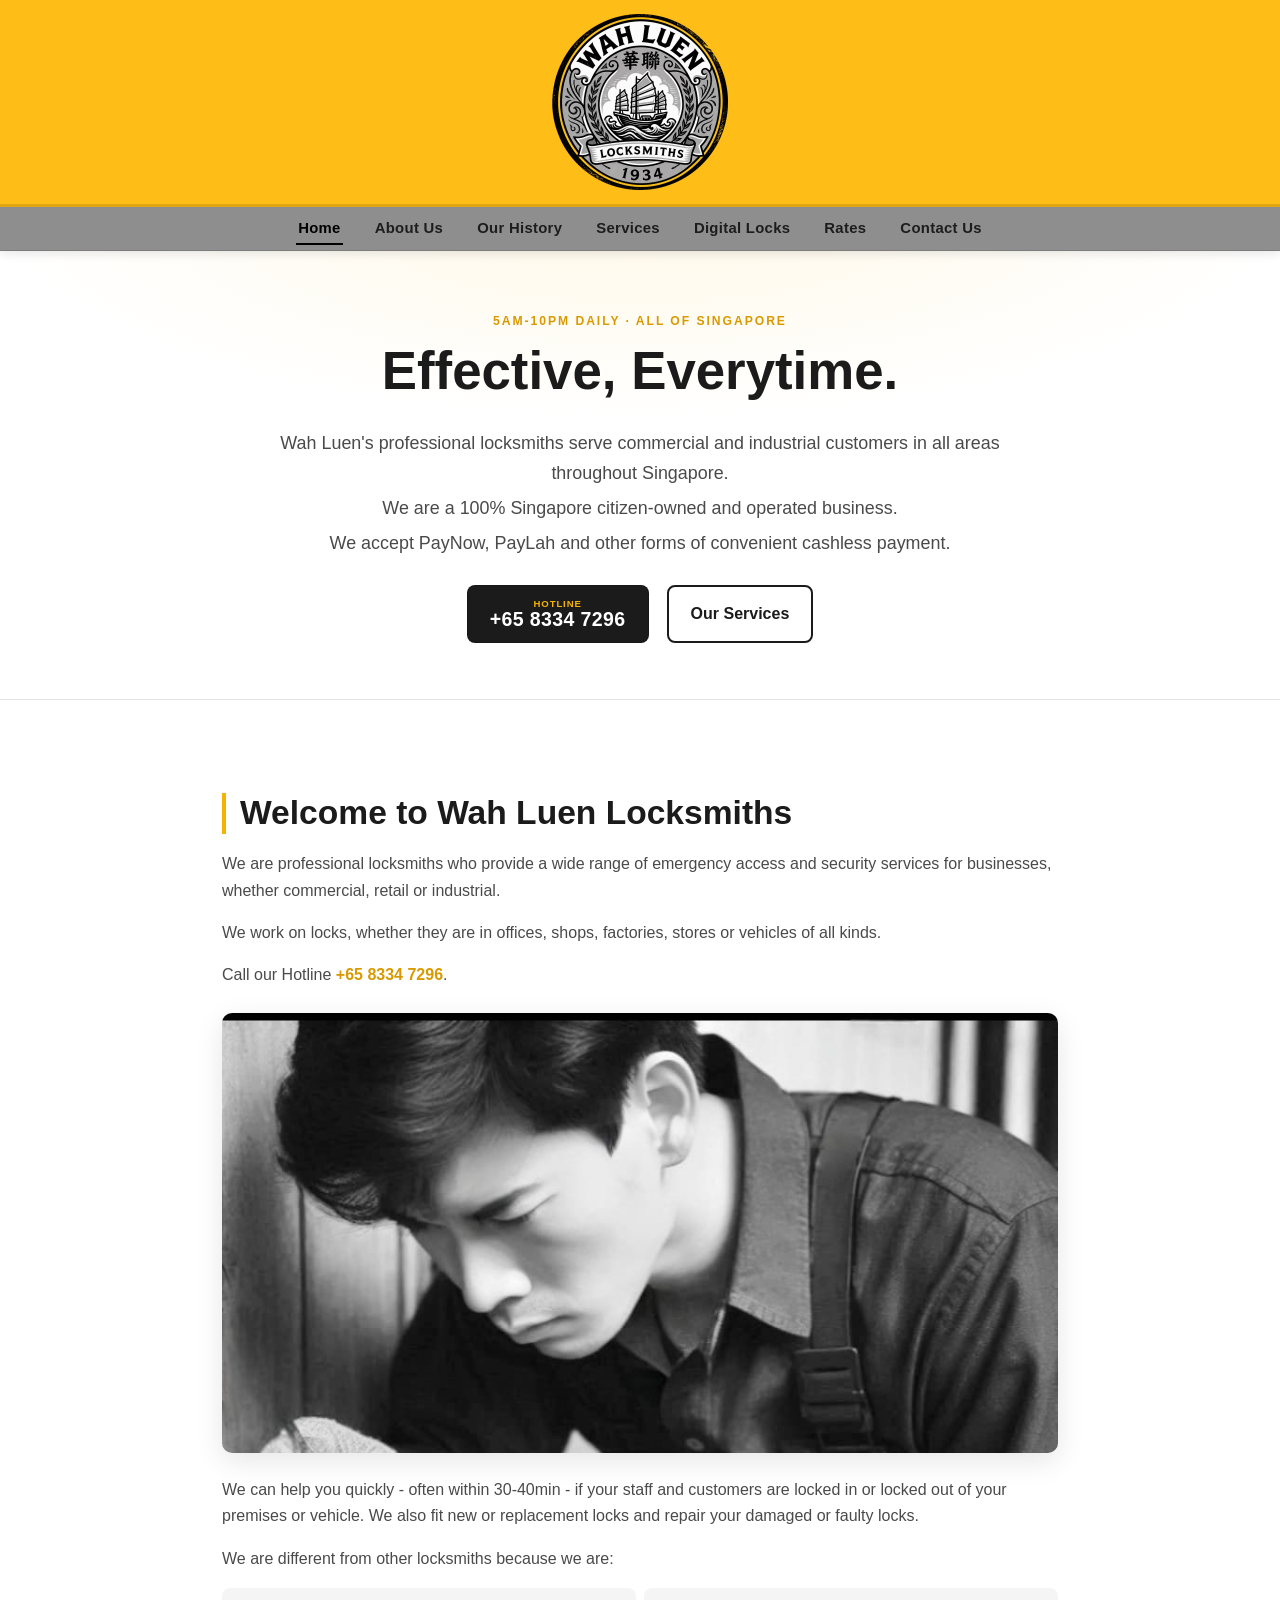
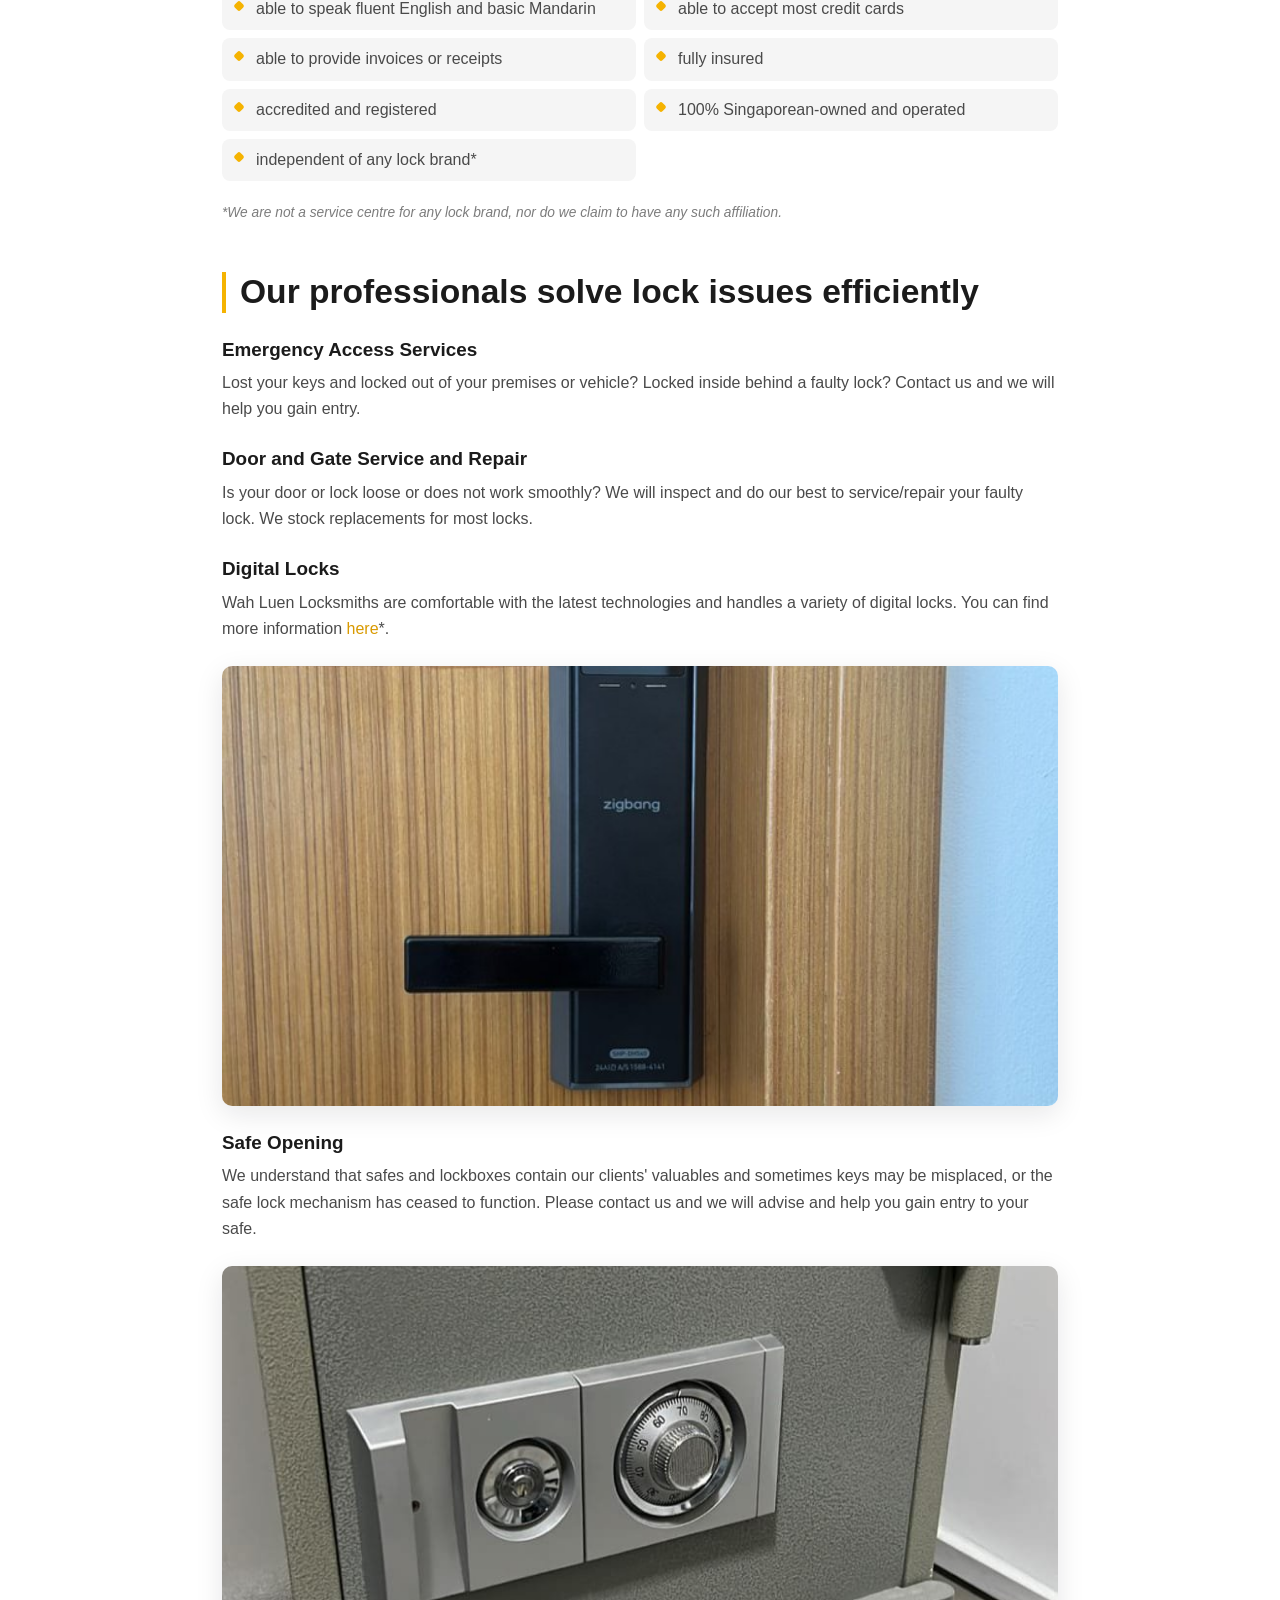
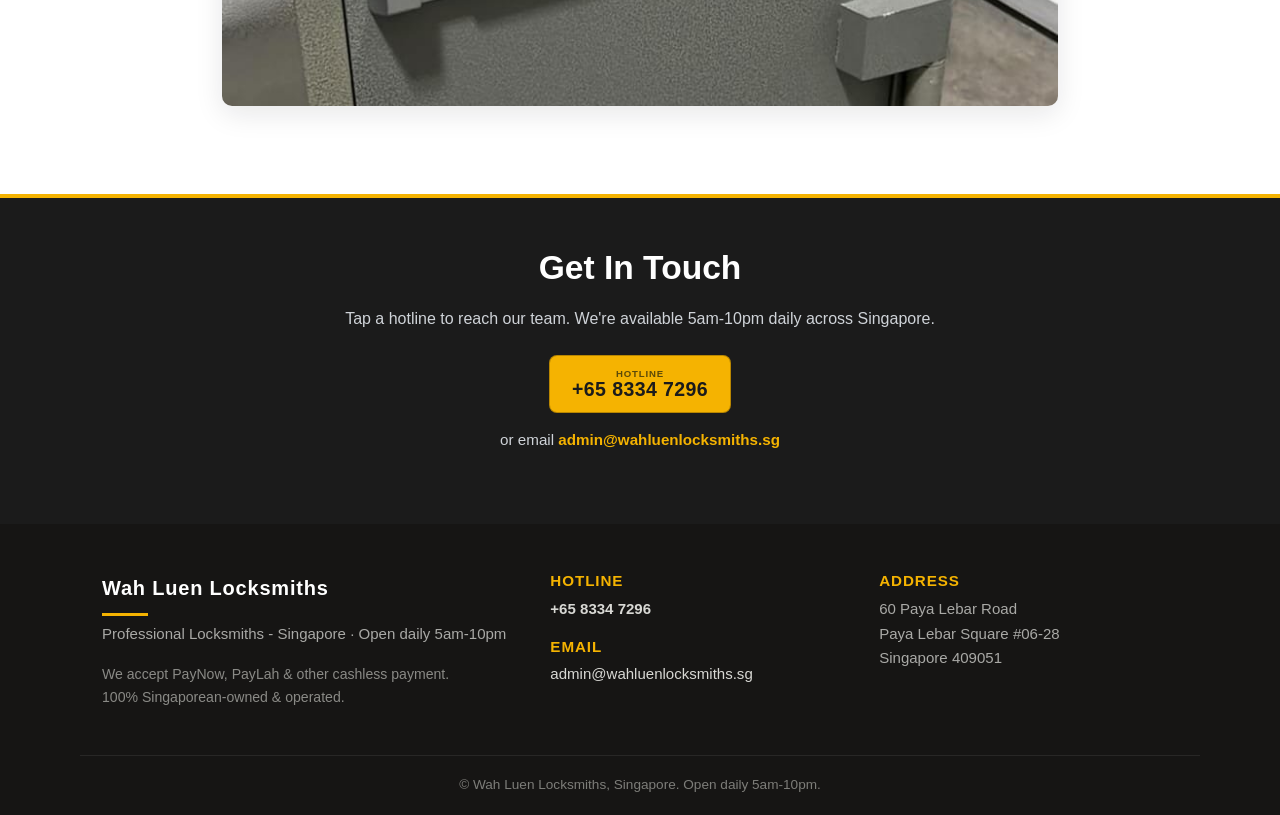
<file: index.html>
<!doctype html>
<html lang="en-SG">
<head>
<meta charset="utf-8">
<meta name="viewport" content="width=device-width, initial-scale=1">
<title>Wah Luen Locksmiths - Locksmith Singapore</title>
<link rel="canonical" href="https://wahluenlocksmiths.sg/">
<link rel="icon" type="image/svg+xml" href="/assets/favicon.svg">
<meta name="description" content="Wah Luen Locksmiths - professional locksmith services across Singapore, 5am-10pm daily. Emergency lock-out, lock repair, digital locks and safe opening for homes and businesses.">
<link rel="stylesheet" href="/assets/css/style.css?v=5d50723c">
<!-- Recovered from Wayback Machine snapshot 2025-03-20. Text verbatim; styling rebuilt to match the original site (per owner-supplied photo). Original theme CSS/images were not archived. -->
</head>
<body>
<a class="skip" href="#main">Skip to content</a>
<header class="site-header">
  <div class="brandband">
    <div class="wrap brandrow">
      <a class="logo" href="/" aria-label="Wah Luen Locksmiths home"><img class="logo-img" src="/assets/wahluen-logo.png?v=99984bb8" alt="Wah Luen Locksmiths" onerror="this.style.display='none';this.nextElementSibling.style.display='flex';"><span class="logo-fallback" style="display:none"><svg class="emblem" viewBox="0 0 100 116" xmlns="http://www.w3.org/2000/svg" aria-hidden="true"><path fill="#1b1b1b" d="M14 22 C14 13 21 8 30 8 C38 8 43 13 50 26 C57 13 62 8 70 8 C79 8 86 13 86 22 L86 50 C86 80 70 99 50 110 C30 99 14 80 14 50 Z"/><circle cx="50" cy="54" r="13" fill="#ffffff"/><path fill="#ffffff" d="M41 62 H59 L63 90 H37 Z"/></svg><span class="wordmark"><b>WAH LUEN</b><i>LOCKSMITHS</i></span></span></a>
    </div>
  </div>
  <nav class="navband">
    <div class="wrap navwrap">
      <button class="navtoggle" aria-label="Menu" onclick="document.body.classList.toggle('nav-open')">&#9776;</button>
      <div class="navlinks"><a href="/" class="active">Home</a>
<a href="/about/">About Us</a>
<a href="/our-history/">Our History</a>
<a href="/services/">Services</a>
<a href="/digital-locks/">Digital Locks</a>
<a href="/rates/">Rates</a>
<a href="/contact/">Contact Us</a></div>
    </div>
  </nav>
</header>

  <section class="hero">
    <div class="wrap">
      <p class="eyebrow">5am-10pm daily &middot; All of Singapore</p>
      <h1>Effective, Everytime.</h1>
      <div class="lede"><p>Wah Luen&#x27;s professional locksmiths serve commercial and industrial customers in all areas throughout Singapore.</p><p>We are a 100% Singapore citizen-owned and operated business.</p><p>We accept PayNow, PayLah and other forms of convenient cashless payment.</p></div>
      <div class="hero-cta"><a class="btn-call big" href="tel:+6583347296"><span class="reg">Hotline</span><span class="num">+65 8334 7296</span></a><a class="btn-ghost" href="/services/">Our Services</a></div>
    </div>
  </section>
<main id="main">

  <div class="wrap content">

<h2>Welcome to Wah Luen Locksmiths</h2>
<p>We are professional locksmiths who provide a wide range of emergency access and security services for businesses, whether commercial, retail or industrial.</p>
<p>We work on locks, whether they are in offices, shops, factories, stores or vehicles of all kinds.</p>
<p>Call our Hotline <a class="tel" href="tel:+6583347296">+65 8334 7296</a>.</p>
<figure class="photo"><img src="/assets/loc-working.jpg" alt="A Wah Luen locksmith at work" loading="lazy"></figure>
<p>We can help you quickly - often within 30-40min - if your staff and customers are locked in or locked out of your premises or vehicle. We also fit new or replacement locks and repair your damaged or faulty locks.</p>
<p>We are different from other locksmiths because we are:</p>
<ul>
  <li>able to speak fluent English and basic Mandarin</li>
  <li>able to accept most credit cards</li>
  <li>able to provide invoices or receipts</li>
  <li>fully insured</li>
  <li>accredited and registered</li>
  <li>100% Singaporean-owned and operated</li>
  <li>independent of any lock brand*</li>
</ul>
<p class="fineprint">*We are not a service centre for any lock brand, nor do we claim to have any such affiliation.</p>

<h2>Our professionals solve lock issues efficiently</h2>
<h3>Emergency Access Services</h3>
<p>Lost your keys and locked out of your premises or vehicle? Locked inside behind a faulty lock? Contact us and we will help you gain entry.</p>
<h3>Door and Gate Service and Repair</h3>
<p>Is your door or lock loose or does not work smoothly? We will inspect and do our best to service/repair your faulty lock. We stock replacements for most locks.</p>
<h3>Digital Locks</h3>
<p>Wah Luen Locksmiths are comfortable with the latest technologies and handles a variety of digital locks. You can find more information <a href="/digital-locks/">here</a>*.</p>
<figure class="photo"><img src="/assets/digital-lock.jpg" alt="A digital lock handled by Wah Luen Locksmiths" loading="lazy"></figure>
<h3>Safe Opening</h3>
<p>We understand that safes and lockboxes contain our clients' valuables and sometimes keys may be misplaced, or the safe lock mechanism has ceased to function. Please contact us and we will advise and help you gain entry to your safe.</p>
<figure class="photo"><img src="/assets/safe.jpg" alt="Safe opening service" loading="lazy"></figure>

  </div>
  <section class="cta-band">
    <div class="wrap">
      <h2>Get In Touch</h2>
      <p>Tap a hotline to reach our team. We're available 5am-10pm daily across Singapore.</p>
      <div class="cta-btns"><a class="btn-call big" href="tel:+6583347296"><span class="reg">Hotline</span><span class="num">+65 8334 7296</span></a></div>
      <p class="cta-mail">or email <a href="mailto:admin@wahluenlocksmiths.sg">admin@wahluenlocksmiths.sg</a></p>
    </div>
  </section>
</main>

<footer class="site-footer">
  <div class="wrap foot-grid">
    <div>
      <div class="foot-brand">Wah Luen Locksmiths</div>
      <p>Professional Locksmiths - Singapore &middot; Open daily 5am-10pm</p>
      <p class="pay">We accept PayNow, PayLah &amp; other cashless payment.<br>100% Singaporean-owned &amp; operated.</p>
    </div>
    <div>
      <h4>Hotline</h4>
      <p><a class="foot-call" href="tel:+6583347296">+65 8334 7296</a></p>
      <h4>Email</h4>
      <p><a href="mailto:admin@wahluenlocksmiths.sg">admin@wahluenlocksmiths.sg</a></p>
    </div>
    <div>
      <h4>Address</h4><p>60 Paya Lebar Road<br>Paya Lebar Square #06-28<br>Singapore 409051</p>
    </div>
  </div>
  <div class="wrap foot-bottom">&copy; Wah Luen Locksmiths, Singapore. Open daily 5am-10pm.</div>
</footer>
</body>
</html>
</file>
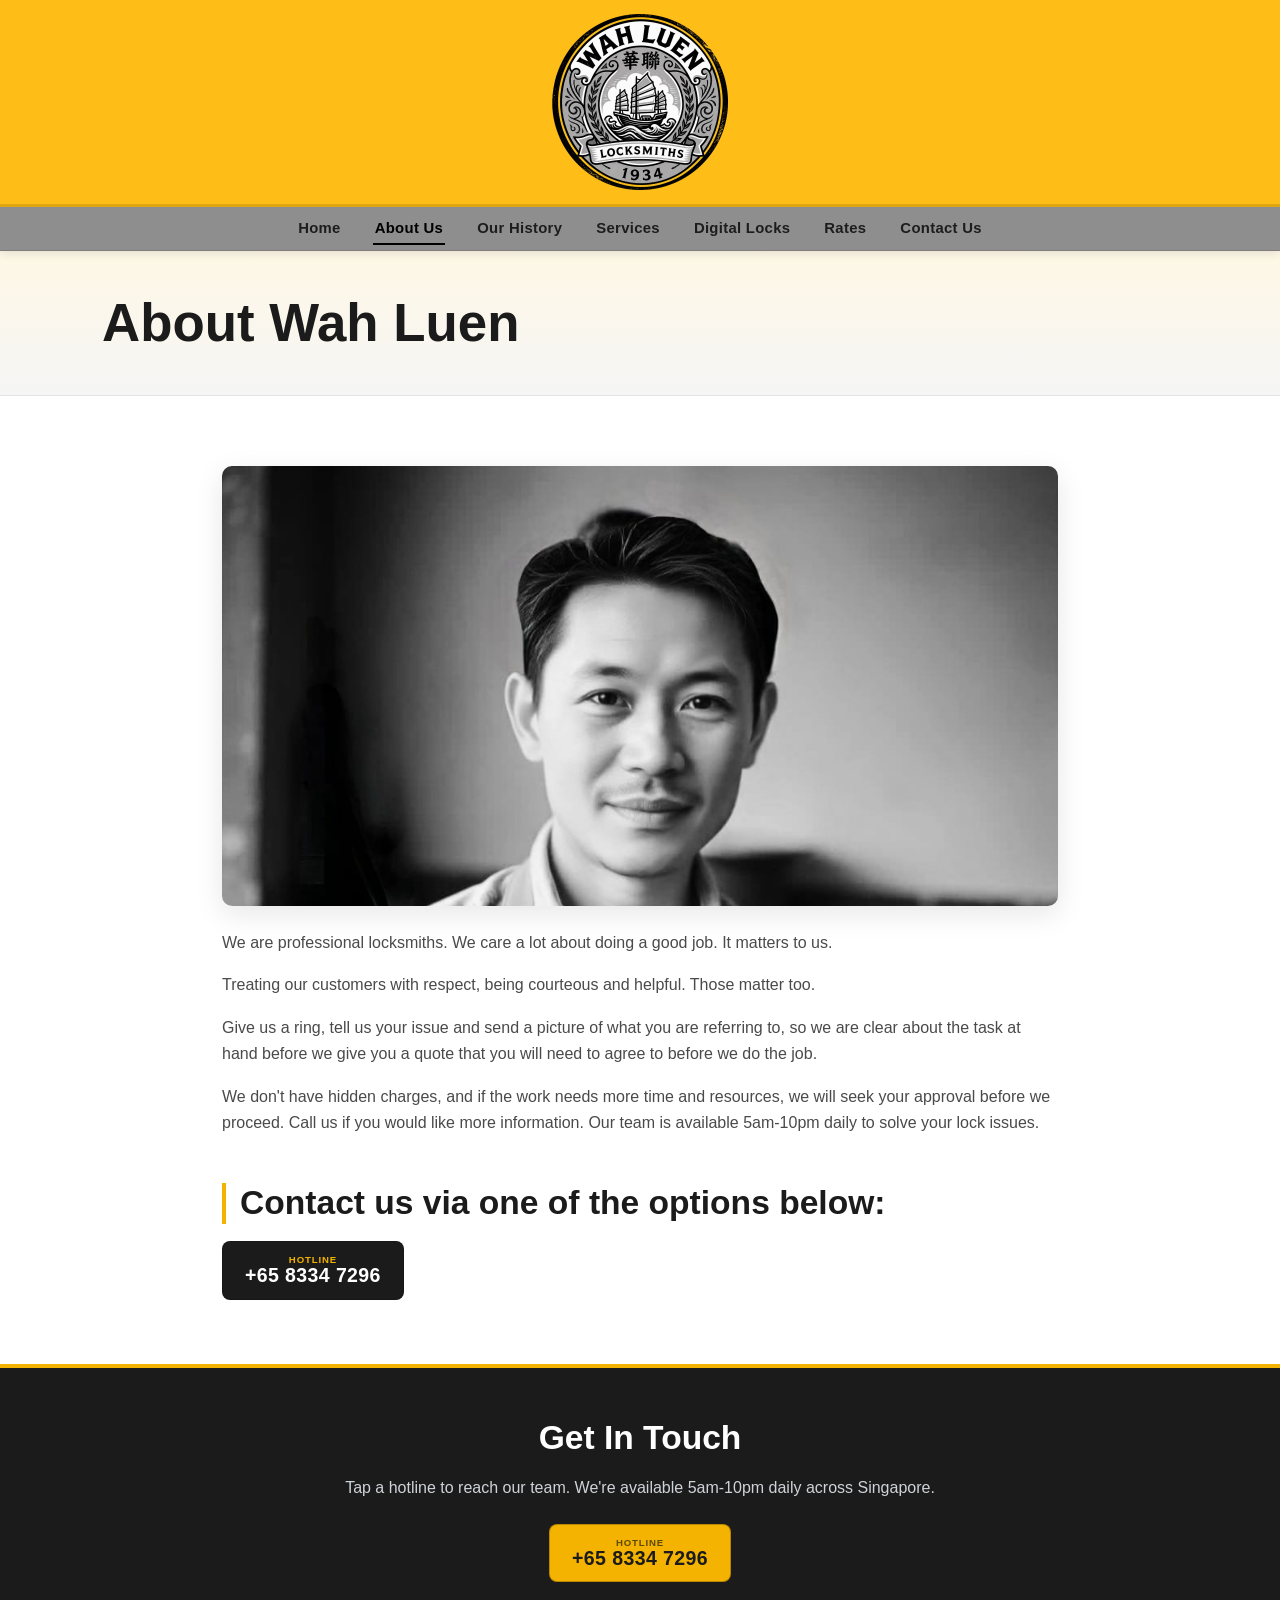
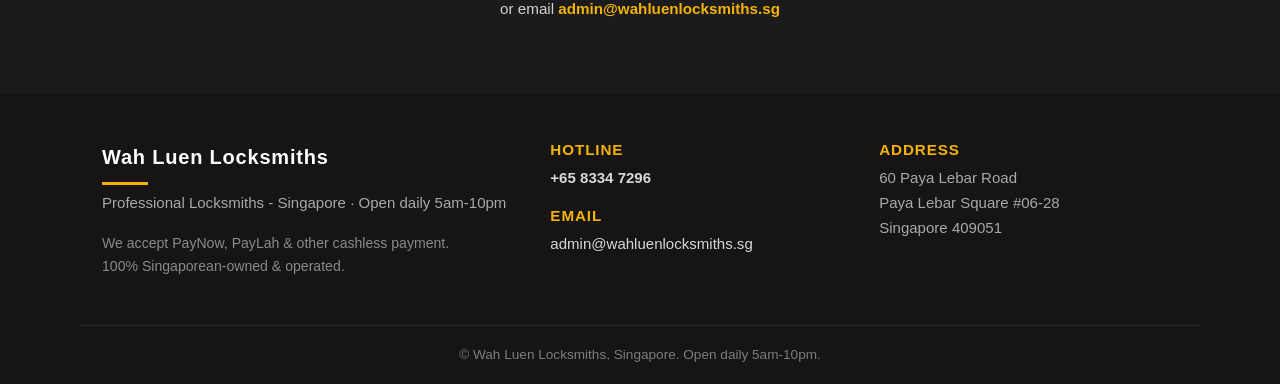
<file: about/index.html>
<!doctype html>
<html lang="en-SG">
<head>
<meta charset="utf-8">
<meta name="viewport" content="width=device-width, initial-scale=1">
<title>About Us - Wah Luen Locksmiths</title>
<link rel="canonical" href="https://wahluenlocksmiths.sg/about/">
<link rel="icon" type="image/svg+xml" href="/assets/favicon.svg">
<meta name="description" content="Professional, certified locksmiths serving commercial and industrial customers across Singapore. Clear quotes agreed before work starts, and no hidden charges.">
<link rel="stylesheet" href="/assets/css/style.css?v=5d50723c">
<!-- Recovered from Wayback Machine snapshot 2025-03-20. Text verbatim; styling rebuilt to match the original site (per owner-supplied photo). Original theme CSS/images were not archived. -->
</head>
<body>
<a class="skip" href="#main">Skip to content</a>
<header class="site-header">
  <div class="brandband">
    <div class="wrap brandrow">
      <a class="logo" href="/" aria-label="Wah Luen Locksmiths home"><img class="logo-img" src="/assets/wahluen-logo.png?v=99984bb8" alt="Wah Luen Locksmiths" onerror="this.style.display='none';this.nextElementSibling.style.display='flex';"><span class="logo-fallback" style="display:none"><svg class="emblem" viewBox="0 0 100 116" xmlns="http://www.w3.org/2000/svg" aria-hidden="true"><path fill="#1b1b1b" d="M14 22 C14 13 21 8 30 8 C38 8 43 13 50 26 C57 13 62 8 70 8 C79 8 86 13 86 22 L86 50 C86 80 70 99 50 110 C30 99 14 80 14 50 Z"/><circle cx="50" cy="54" r="13" fill="#ffffff"/><path fill="#ffffff" d="M41 62 H59 L63 90 H37 Z"/></svg><span class="wordmark"><b>WAH LUEN</b><i>LOCKSMITHS</i></span></span></a>
    </div>
  </div>
  <nav class="navband">
    <div class="wrap navwrap">
      <button class="navtoggle" aria-label="Menu" onclick="document.body.classList.toggle('nav-open')">&#9776;</button>
      <div class="navlinks"><a href="/">Home</a>
<a href="/about/" class="active">About Us</a>
<a href="/our-history/">Our History</a>
<a href="/services/">Services</a>
<a href="/digital-locks/">Digital Locks</a>
<a href="/rates/">Rates</a>
<a href="/contact/">Contact Us</a></div>
    </div>
  </nav>
</header>

<main id="main">
<header class="page-head"><div class="wrap"><h1>About Wah Luen</h1></div></header>
  <div class="wrap content">

<figure class="photo"><img src="/assets/loc-portrait.jpg" alt="A Wah Luen Locksmiths professional" loading="lazy"></figure>
<p>We are professional locksmiths. We care a lot about doing a good job. It matters to us.</p>
<p>Treating our customers with respect, being courteous and helpful. Those matter too.</p>
<p>Give us a ring, tell us your issue and send a picture of what you are referring to, so we are clear about the task at hand before we give you a quote that you will need to agree to before we do the job.</p>
<p>We don't have hidden charges, and if the work needs more time and resources, we will seek your approval before we proceed. Call us if you would like more information. Our team is available 5am-10pm daily to solve your lock issues.</p>
<h2>Contact us via one of the options below:</h2>
<div class="cta-btns"><a class="btn-call big" href="tel:+6583347296"><span class="reg">Hotline</span><span class="num">+65 8334 7296</span></a></div>

  </div>
  <section class="cta-band">
    <div class="wrap">
      <h2>Get In Touch</h2>
      <p>Tap a hotline to reach our team. We're available 5am-10pm daily across Singapore.</p>
      <div class="cta-btns"><a class="btn-call big" href="tel:+6583347296"><span class="reg">Hotline</span><span class="num">+65 8334 7296</span></a></div>
      <p class="cta-mail">or email <a href="mailto:admin@wahluenlocksmiths.sg">admin@wahluenlocksmiths.sg</a></p>
    </div>
  </section>
</main>

<footer class="site-footer">
  <div class="wrap foot-grid">
    <div>
      <div class="foot-brand">Wah Luen Locksmiths</div>
      <p>Professional Locksmiths - Singapore &middot; Open daily 5am-10pm</p>
      <p class="pay">We accept PayNow, PayLah &amp; other cashless payment.<br>100% Singaporean-owned &amp; operated.</p>
    </div>
    <div>
      <h4>Hotline</h4>
      <p><a class="foot-call" href="tel:+6583347296">+65 8334 7296</a></p>
      <h4>Email</h4>
      <p><a href="mailto:admin@wahluenlocksmiths.sg">admin@wahluenlocksmiths.sg</a></p>
    </div>
    <div>
      <h4>Address</h4><p>60 Paya Lebar Road<br>Paya Lebar Square #06-28<br>Singapore 409051</p>
    </div>
  </div>
  <div class="wrap foot-bottom">&copy; Wah Luen Locksmiths, Singapore. Open daily 5am-10pm.</div>
</footer>
</body>
</html>
</file>
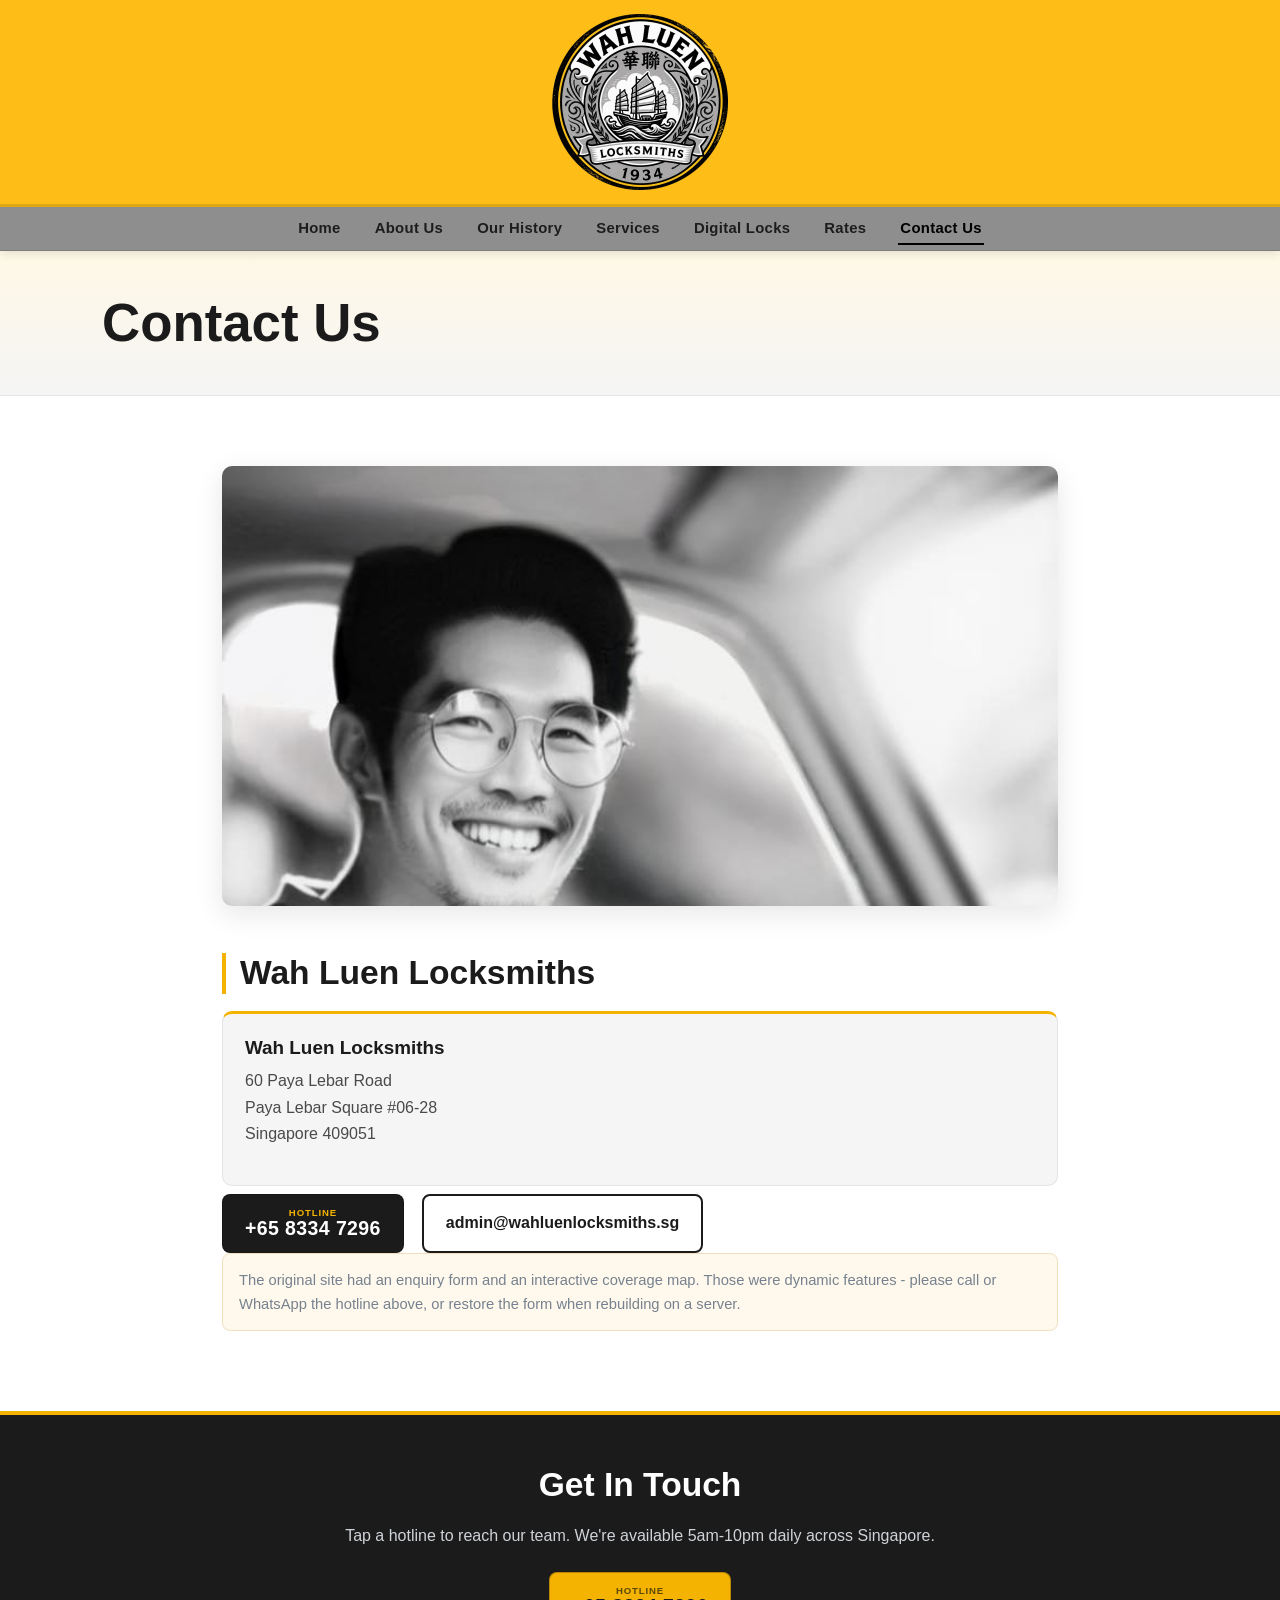
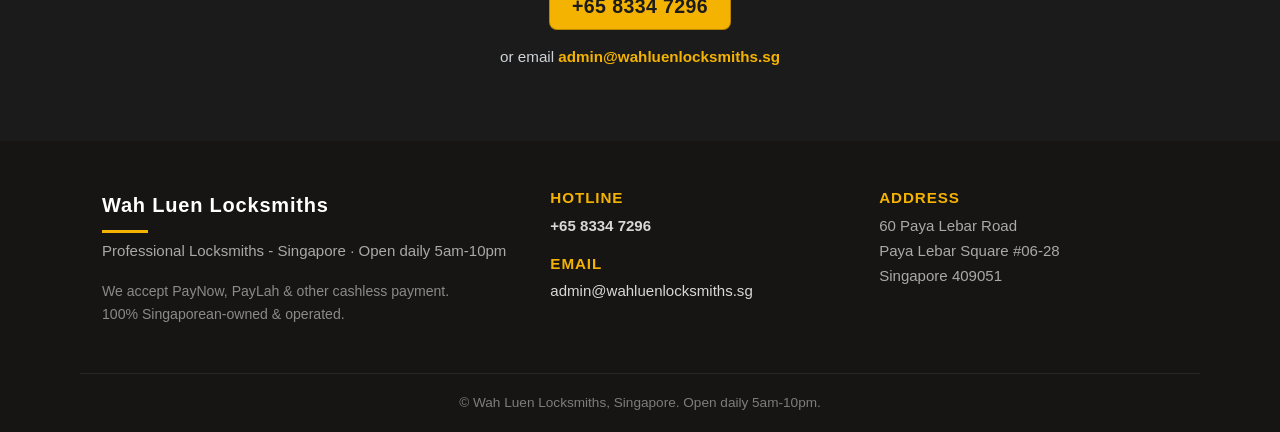
<file: contact/index.html>
<!doctype html>
<html lang="en-SG">
<head>
<meta charset="utf-8">
<meta name="viewport" content="width=device-width, initial-scale=1">
<title>Contact Us - Wah Luen Locksmiths</title>
<link rel="canonical" href="https://wahluenlocksmiths.sg/contact/">
<link rel="icon" type="image/svg+xml" href="/assets/favicon.svg">
<meta name="description" content="Contact Wah Luen Locksmiths, Singapore. Hotline open 5am-10pm daily for lock-outs, lock repairs, digital locks and safe opening.">
<link rel="stylesheet" href="/assets/css/style.css?v=5d50723c">
<!-- Recovered from Wayback Machine snapshot 2025-03-20. Text verbatim; styling rebuilt to match the original site (per owner-supplied photo). Original theme CSS/images were not archived. -->
</head>
<body>
<a class="skip" href="#main">Skip to content</a>
<header class="site-header">
  <div class="brandband">
    <div class="wrap brandrow">
      <a class="logo" href="/" aria-label="Wah Luen Locksmiths home"><img class="logo-img" src="/assets/wahluen-logo.png?v=99984bb8" alt="Wah Luen Locksmiths" onerror="this.style.display='none';this.nextElementSibling.style.display='flex';"><span class="logo-fallback" style="display:none"><svg class="emblem" viewBox="0 0 100 116" xmlns="http://www.w3.org/2000/svg" aria-hidden="true"><path fill="#1b1b1b" d="M14 22 C14 13 21 8 30 8 C38 8 43 13 50 26 C57 13 62 8 70 8 C79 8 86 13 86 22 L86 50 C86 80 70 99 50 110 C30 99 14 80 14 50 Z"/><circle cx="50" cy="54" r="13" fill="#ffffff"/><path fill="#ffffff" d="M41 62 H59 L63 90 H37 Z"/></svg><span class="wordmark"><b>WAH LUEN</b><i>LOCKSMITHS</i></span></span></a>
    </div>
  </div>
  <nav class="navband">
    <div class="wrap navwrap">
      <button class="navtoggle" aria-label="Menu" onclick="document.body.classList.toggle('nav-open')">&#9776;</button>
      <div class="navlinks"><a href="/">Home</a>
<a href="/about/">About Us</a>
<a href="/our-history/">Our History</a>
<a href="/services/">Services</a>
<a href="/digital-locks/">Digital Locks</a>
<a href="/rates/">Rates</a>
<a href="/contact/" class="active">Contact Us</a></div>
    </div>
  </nav>
</header>

<main id="main">
<header class="page-head"><div class="wrap"><h1>Contact Us</h1></div></header>
  <div class="wrap content">
<figure class="photo"><img src="/assets/man-car.jpg" alt="Wah Luen Locksmiths - rapid response" loading="lazy"></figure>
<h2>Wah Luen Locksmiths</h2>
<div class="loc-grid">
  <div class="loc-card"><h3>Wah Luen Locksmiths</h3><p>60 Paya Lebar Road<br>Paya Lebar Square #06-28<br>Singapore 409051</p></div>
</div>
<div class="cta-btns" style="margin-top:8px"><a class="btn-call big" href="tel:+6583347296"><span class="reg">Hotline</span><span class="num">+65 8334 7296</span></a><a class="btn-ghost" href="mailto:admin@wahluenlocksmiths.sg">admin@wahluenlocksmiths.sg</a></div>
<p class="note">The original site had an enquiry form and an interactive coverage map. Those were dynamic features - please call or WhatsApp the hotline above, or restore the form when rebuilding on a server.</p>
  </div>
  <section class="cta-band">
    <div class="wrap">
      <h2>Get In Touch</h2>
      <p>Tap a hotline to reach our team. We're available 5am-10pm daily across Singapore.</p>
      <div class="cta-btns"><a class="btn-call big" href="tel:+6583347296"><span class="reg">Hotline</span><span class="num">+65 8334 7296</span></a></div>
      <p class="cta-mail">or email <a href="mailto:admin@wahluenlocksmiths.sg">admin@wahluenlocksmiths.sg</a></p>
    </div>
  </section>
</main>

<footer class="site-footer">
  <div class="wrap foot-grid">
    <div>
      <div class="foot-brand">Wah Luen Locksmiths</div>
      <p>Professional Locksmiths - Singapore &middot; Open daily 5am-10pm</p>
      <p class="pay">We accept PayNow, PayLah &amp; other cashless payment.<br>100% Singaporean-owned &amp; operated.</p>
    </div>
    <div>
      <h4>Hotline</h4>
      <p><a class="foot-call" href="tel:+6583347296">+65 8334 7296</a></p>
      <h4>Email</h4>
      <p><a href="mailto:admin@wahluenlocksmiths.sg">admin@wahluenlocksmiths.sg</a></p>
    </div>
    <div>
      <h4>Address</h4><p>60 Paya Lebar Road<br>Paya Lebar Square #06-28<br>Singapore 409051</p>
    </div>
  </div>
  <div class="wrap foot-bottom">&copy; Wah Luen Locksmiths, Singapore. Open daily 5am-10pm.</div>
</footer>
</body>
</html>
</file>
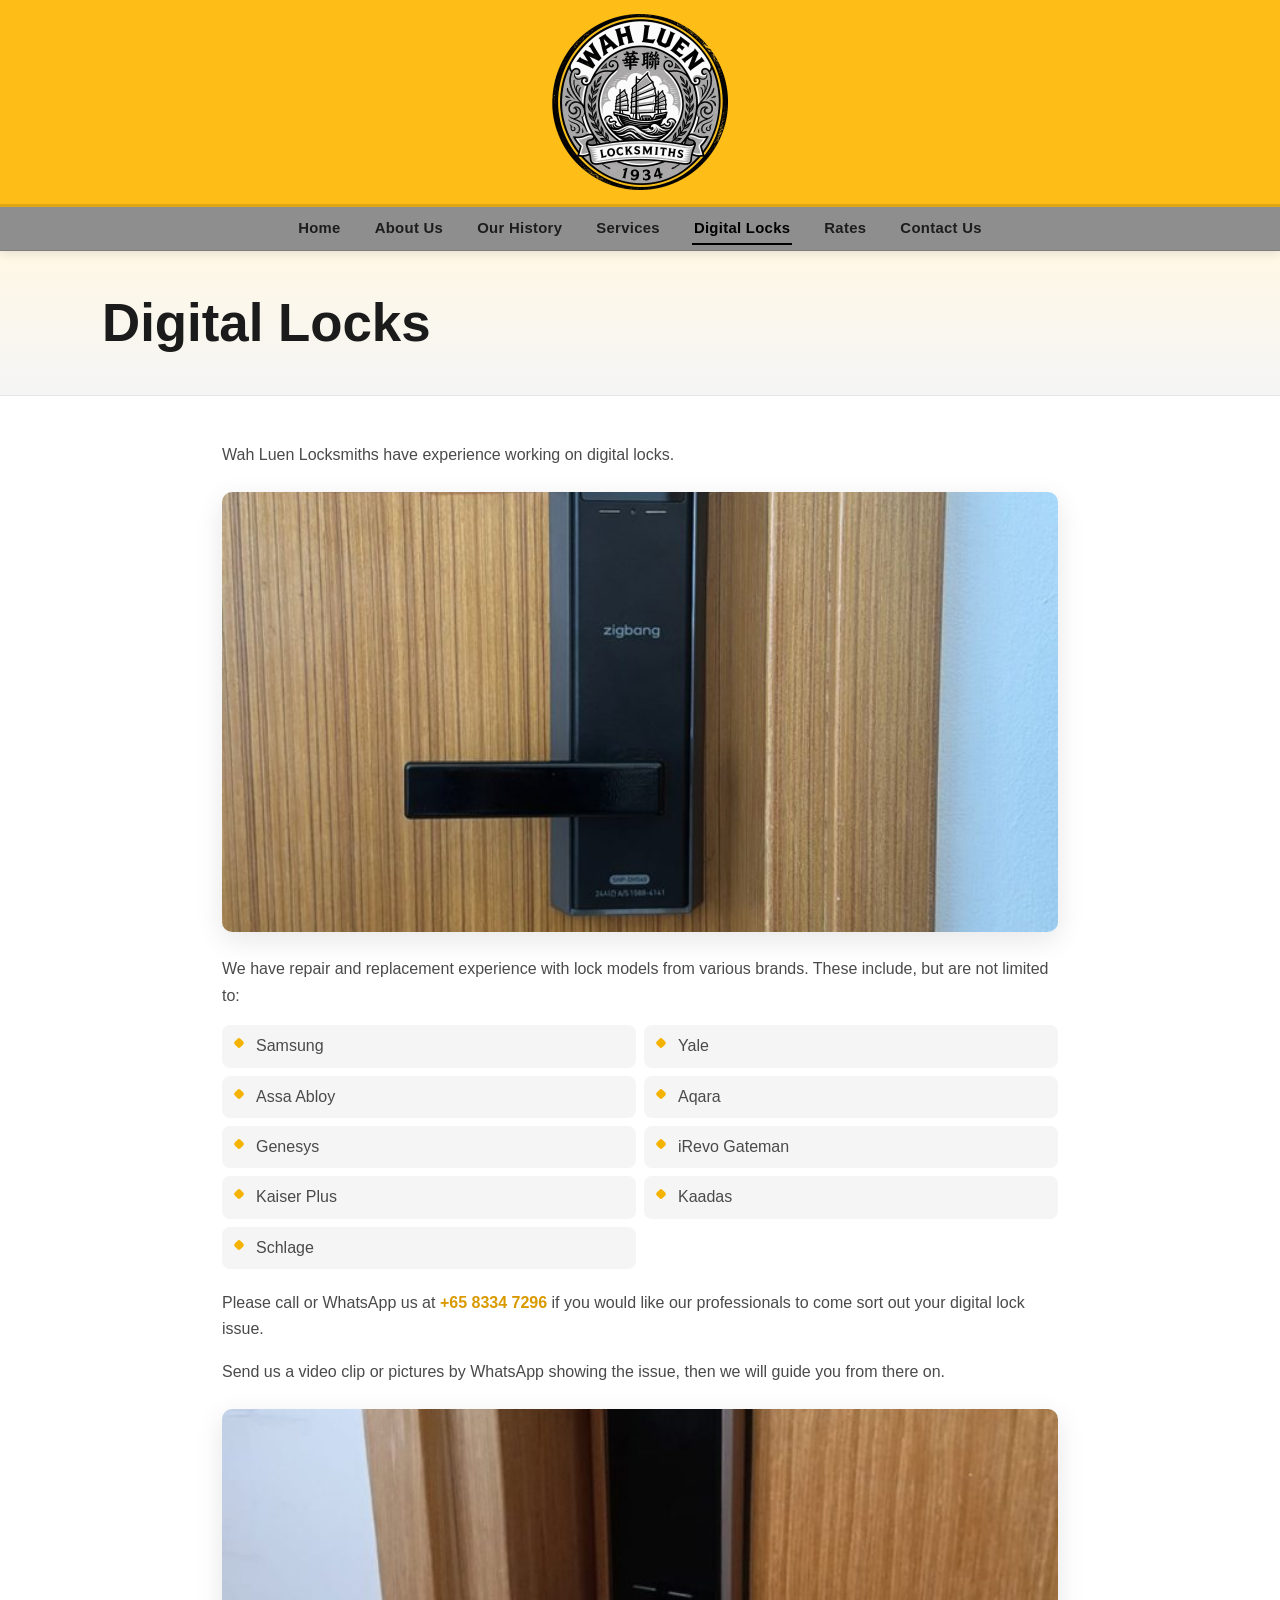
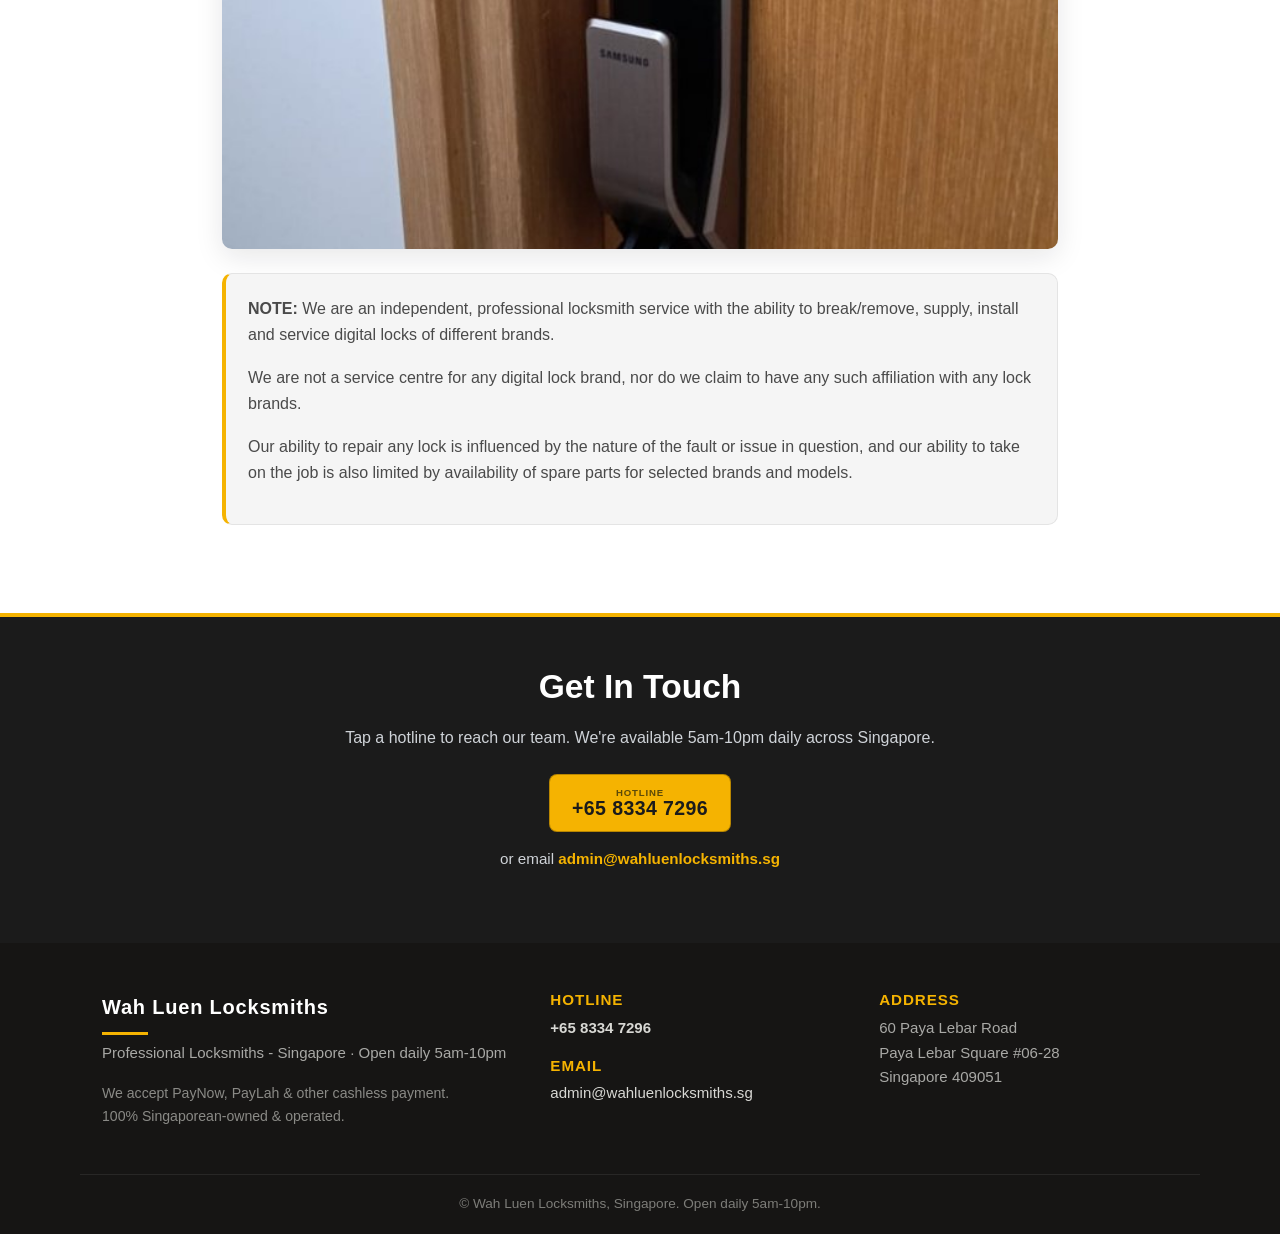
<file: digital-locks/index.html>
<!doctype html>
<html lang="en-SG">
<head>
<meta charset="utf-8">
<meta name="viewport" content="width=device-width, initial-scale=1">
<title>Digital Locks - Wah Luen Locksmiths</title>
<link rel="canonical" href="https://wahluenlocksmiths.sg/digital-locks/">
<link rel="icon" type="image/svg+xml" href="/assets/favicon.svg">
<meta name="description" content="Digital and smart lock supply, installation and repair across Singapore. Independent advice from Wah Luen Locksmiths - we are not tied to any lock brand.">
<link rel="stylesheet" href="/assets/css/style.css?v=5d50723c">
<!-- Recovered from Wayback Machine snapshot 2025-03-20. Text verbatim; styling rebuilt to match the original site (per owner-supplied photo). Original theme CSS/images were not archived. -->
</head>
<body>
<a class="skip" href="#main">Skip to content</a>
<header class="site-header">
  <div class="brandband">
    <div class="wrap brandrow">
      <a class="logo" href="/" aria-label="Wah Luen Locksmiths home"><img class="logo-img" src="/assets/wahluen-logo.png?v=99984bb8" alt="Wah Luen Locksmiths" onerror="this.style.display='none';this.nextElementSibling.style.display='flex';"><span class="logo-fallback" style="display:none"><svg class="emblem" viewBox="0 0 100 116" xmlns="http://www.w3.org/2000/svg" aria-hidden="true"><path fill="#1b1b1b" d="M14 22 C14 13 21 8 30 8 C38 8 43 13 50 26 C57 13 62 8 70 8 C79 8 86 13 86 22 L86 50 C86 80 70 99 50 110 C30 99 14 80 14 50 Z"/><circle cx="50" cy="54" r="13" fill="#ffffff"/><path fill="#ffffff" d="M41 62 H59 L63 90 H37 Z"/></svg><span class="wordmark"><b>WAH LUEN</b><i>LOCKSMITHS</i></span></span></a>
    </div>
  </div>
  <nav class="navband">
    <div class="wrap navwrap">
      <button class="navtoggle" aria-label="Menu" onclick="document.body.classList.toggle('nav-open')">&#9776;</button>
      <div class="navlinks"><a href="/">Home</a>
<a href="/about/">About Us</a>
<a href="/our-history/">Our History</a>
<a href="/services/">Services</a>
<a href="/digital-locks/" class="active">Digital Locks</a>
<a href="/rates/">Rates</a>
<a href="/contact/">Contact Us</a></div>
    </div>
  </nav>
</header>

<main id="main">
<header class="page-head"><div class="wrap"><h1>Digital Locks</h1></div></header>
  <div class="wrap content">

<p>Wah Luen Locksmiths have experience working on digital locks.</p>
<figure class="photo"><img src="/assets/digital-lock.jpg" alt="Digital lock handled by Wah Luen Locksmiths" loading="lazy"></figure>
<p>We have repair and replacement experience with lock models from various brands. These include, but are not limited to:</p>
<ul>
  <li>Samsung</li>
  <li>Yale</li>
  <li>Assa Abloy</li>
  <li>Aqara</li>
  <li>Genesys</li>
  <li>iRevo Gateman</li>
  <li>Kaiser Plus</li>
  <li>Kaadas</li>
  <li>Schlage</li>
</ul>
<p>Please call or WhatsApp us at <a class="tel" href="tel:+6583347296">+65 8334 7296</a> if you would like our professionals to come sort out your digital lock issue.</p>
<p>Send us a video clip or pictures by WhatsApp showing the issue, then we will guide you from there on.</p>
<figure class="photo"><img src="/assets/digital-lock2.jpg" alt="Digital lock installation" loading="lazy"></figure>
<div class="callout"><p><strong>NOTE:</strong> We are an independent, professional locksmith service with the ability to break/remove, supply, install and service digital locks of different brands.</p>
<p>We are not a service centre for any digital lock brand, nor do we claim to have any such affiliation with any lock brands.</p>
<p>Our ability to repair any lock is influenced by the nature of the fault or issue in question, and our ability to take on the job is also limited by availability of spare parts for selected brands and models.</p></div>

  </div>
  <section class="cta-band">
    <div class="wrap">
      <h2>Get In Touch</h2>
      <p>Tap a hotline to reach our team. We're available 5am-10pm daily across Singapore.</p>
      <div class="cta-btns"><a class="btn-call big" href="tel:+6583347296"><span class="reg">Hotline</span><span class="num">+65 8334 7296</span></a></div>
      <p class="cta-mail">or email <a href="mailto:admin@wahluenlocksmiths.sg">admin@wahluenlocksmiths.sg</a></p>
    </div>
  </section>
</main>

<footer class="site-footer">
  <div class="wrap foot-grid">
    <div>
      <div class="foot-brand">Wah Luen Locksmiths</div>
      <p>Professional Locksmiths - Singapore &middot; Open daily 5am-10pm</p>
      <p class="pay">We accept PayNow, PayLah &amp; other cashless payment.<br>100% Singaporean-owned &amp; operated.</p>
    </div>
    <div>
      <h4>Hotline</h4>
      <p><a class="foot-call" href="tel:+6583347296">+65 8334 7296</a></p>
      <h4>Email</h4>
      <p><a href="mailto:admin@wahluenlocksmiths.sg">admin@wahluenlocksmiths.sg</a></p>
    </div>
    <div>
      <h4>Address</h4><p>60 Paya Lebar Road<br>Paya Lebar Square #06-28<br>Singapore 409051</p>
    </div>
  </div>
  <div class="wrap foot-bottom">&copy; Wah Luen Locksmiths, Singapore. Open daily 5am-10pm.</div>
</footer>
</body>
</html>
</file>
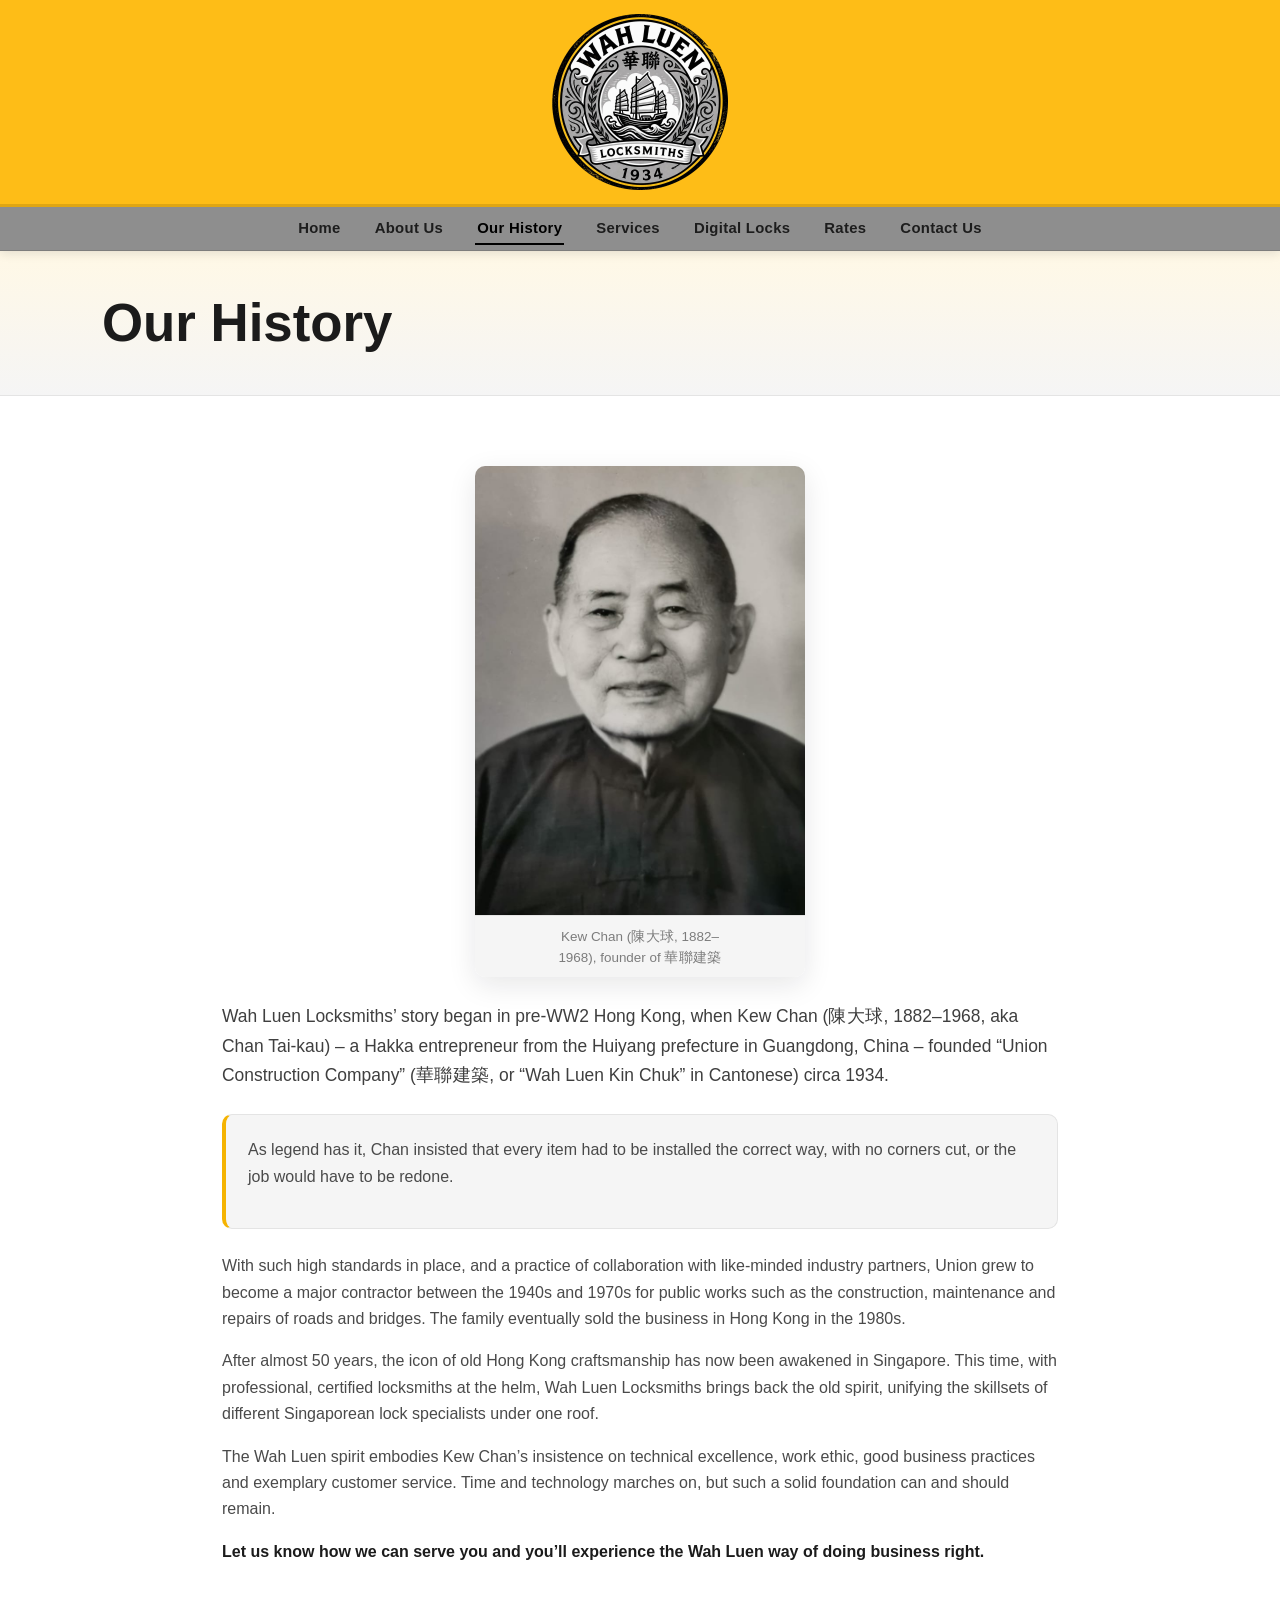
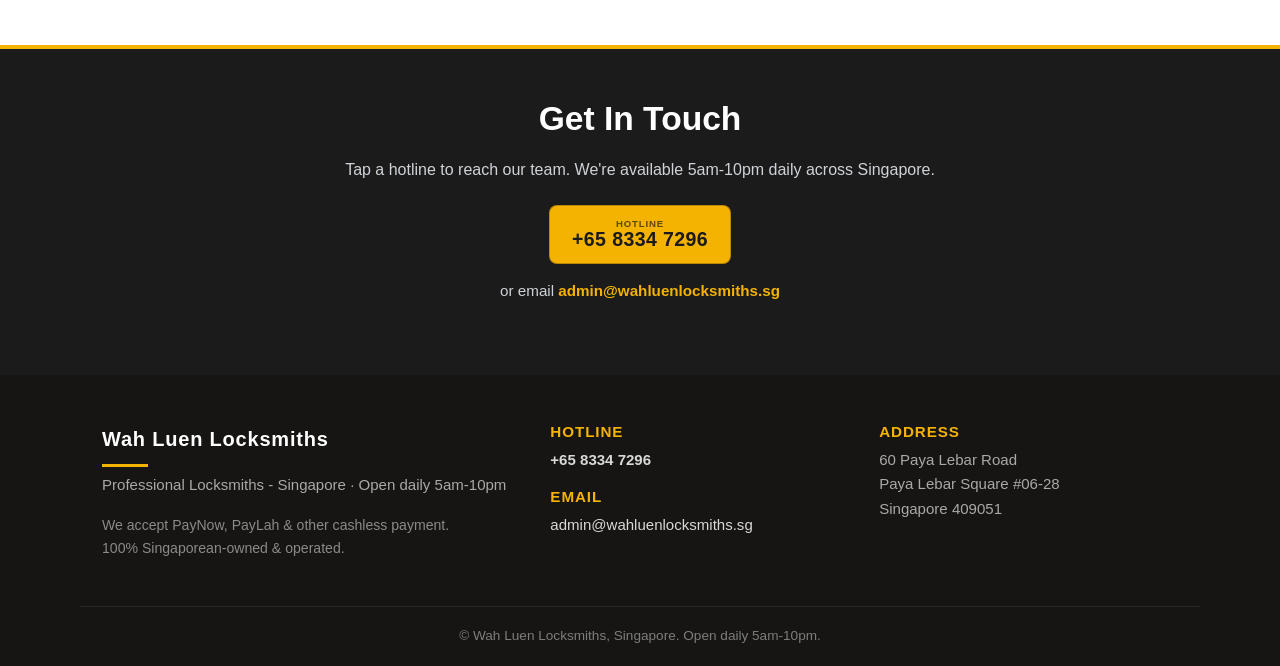
<file: our-history/index.html>
<!doctype html>
<html lang="en-SG">
<head>
<meta charset="utf-8">
<meta name="viewport" content="width=device-width, initial-scale=1">
<title>Our History - Wah Luen Locksmiths Singapore</title>
<link rel="canonical" href="https://wahluenlocksmiths.sg/our-history/">
<link rel="icon" type="image/svg+xml" href="/assets/favicon.svg">
<meta name="description" content="From 華聯建築 in 1934 Hong Kong to commercial locksmithing in Singapore. The standard Kew Chan set, carried forward under the original name.">
<link rel="stylesheet" href="/assets/css/style.css?v=5d50723c">
<!-- Recovered from Wayback Machine snapshot 2025-03-20. Text verbatim; styling rebuilt to match the original site (per owner-supplied photo). Original theme CSS/images were not archived. -->
</head>
<body>
<a class="skip" href="#main">Skip to content</a>
<header class="site-header">
  <div class="brandband">
    <div class="wrap brandrow">
      <a class="logo" href="/" aria-label="Wah Luen Locksmiths home"><img class="logo-img" src="/assets/wahluen-logo.png?v=99984bb8" alt="Wah Luen Locksmiths" onerror="this.style.display='none';this.nextElementSibling.style.display='flex';"><span class="logo-fallback" style="display:none"><svg class="emblem" viewBox="0 0 100 116" xmlns="http://www.w3.org/2000/svg" aria-hidden="true"><path fill="#1b1b1b" d="M14 22 C14 13 21 8 30 8 C38 8 43 13 50 26 C57 13 62 8 70 8 C79 8 86 13 86 22 L86 50 C86 80 70 99 50 110 C30 99 14 80 14 50 Z"/><circle cx="50" cy="54" r="13" fill="#ffffff"/><path fill="#ffffff" d="M41 62 H59 L63 90 H37 Z"/></svg><span class="wordmark"><b>WAH LUEN</b><i>LOCKSMITHS</i></span></span></a>
    </div>
  </div>
  <nav class="navband">
    <div class="wrap navwrap">
      <button class="navtoggle" aria-label="Menu" onclick="document.body.classList.toggle('nav-open')">&#9776;</button>
      <div class="navlinks"><a href="/">Home</a>
<a href="/about/">About Us</a>
<a href="/our-history/" class="active">Our History</a>
<a href="/services/">Services</a>
<a href="/digital-locks/">Digital Locks</a>
<a href="/rates/">Rates</a>
<a href="/contact/">Contact Us</a></div>
    </div>
  </nav>
</header>

<main id="main">
<header class="page-head"><div class="wrap"><h1>Our History</h1></div></header>
  <div class="wrap content">

<figure class="photo portrait"><img src="/assets/founder.jpg" alt="Kew Chan (陳大球, 1882&ndash;1968), founder of 華聯建築" loading="lazy"><figcaption>Kew Chan (<span lang="zh-Hant">陳大球</span>, 1882&ndash;1968), founder of <span lang="zh-Hant">華聯建築</span></figcaption></figure>

<p class="lead">Wah Luen Locksmiths&rsquo; story began in pre-WW2 Hong Kong, when Kew Chan (<span lang="zh-Hant">陳大球</span>, 1882&ndash;1968, aka Chan Tai-kau) &ndash; a Hakka entrepreneur from the Huiyang prefecture in Guangdong, China &ndash; founded &ldquo;Union Construction Company&rdquo; (<span lang="zh-Hant">華聯建築</span>, or &ldquo;Wah Luen Kin Chuk&rdquo; in Cantonese) circa 1934.</p>

<div class="callout">
<p>As legend has it, Chan insisted that every item had to be installed the correct way, with no corners cut, or the job would have to be redone.</p>
</div>

<p>With such high standards in place, and a practice of collaboration with like-minded industry partners, Union grew to become a major contractor between the 1940s and 1970s for public works such as the construction, maintenance and repairs of roads and bridges. The family eventually sold the business in Hong Kong in the 1980s.</p>

<p>After almost 50 years, the icon of old Hong Kong craftsmanship has now been awakened in Singapore. This time, with professional, certified locksmiths at the helm, Wah Luen Locksmiths brings back the old spirit, unifying the skillsets of different Singaporean lock specialists under one roof.</p>

<p>The Wah Luen spirit embodies Kew Chan&rsquo;s insistence on technical excellence, work ethic, good business practices and exemplary customer service. Time and technology marches on, but such a solid foundation can and should remain.</p>

<p class="closer">Let us know how we can serve you and you&rsquo;ll experience the Wah Luen way of doing business right.</p>

  </div>
  <section class="cta-band">
    <div class="wrap">
      <h2>Get In Touch</h2>
      <p>Tap a hotline to reach our team. We're available 5am-10pm daily across Singapore.</p>
      <div class="cta-btns"><a class="btn-call big" href="tel:+6583347296"><span class="reg">Hotline</span><span class="num">+65 8334 7296</span></a></div>
      <p class="cta-mail">or email <a href="mailto:admin@wahluenlocksmiths.sg">admin@wahluenlocksmiths.sg</a></p>
    </div>
  </section>
</main>

<footer class="site-footer">
  <div class="wrap foot-grid">
    <div>
      <div class="foot-brand">Wah Luen Locksmiths</div>
      <p>Professional Locksmiths - Singapore &middot; Open daily 5am-10pm</p>
      <p class="pay">We accept PayNow, PayLah &amp; other cashless payment.<br>100% Singaporean-owned &amp; operated.</p>
    </div>
    <div>
      <h4>Hotline</h4>
      <p><a class="foot-call" href="tel:+6583347296">+65 8334 7296</a></p>
      <h4>Email</h4>
      <p><a href="mailto:admin@wahluenlocksmiths.sg">admin@wahluenlocksmiths.sg</a></p>
    </div>
    <div>
      <h4>Address</h4><p>60 Paya Lebar Road<br>Paya Lebar Square #06-28<br>Singapore 409051</p>
    </div>
  </div>
  <div class="wrap foot-bottom">&copy; Wah Luen Locksmiths, Singapore. Open daily 5am-10pm.</div>
</footer>
</body>
</html>
</file>
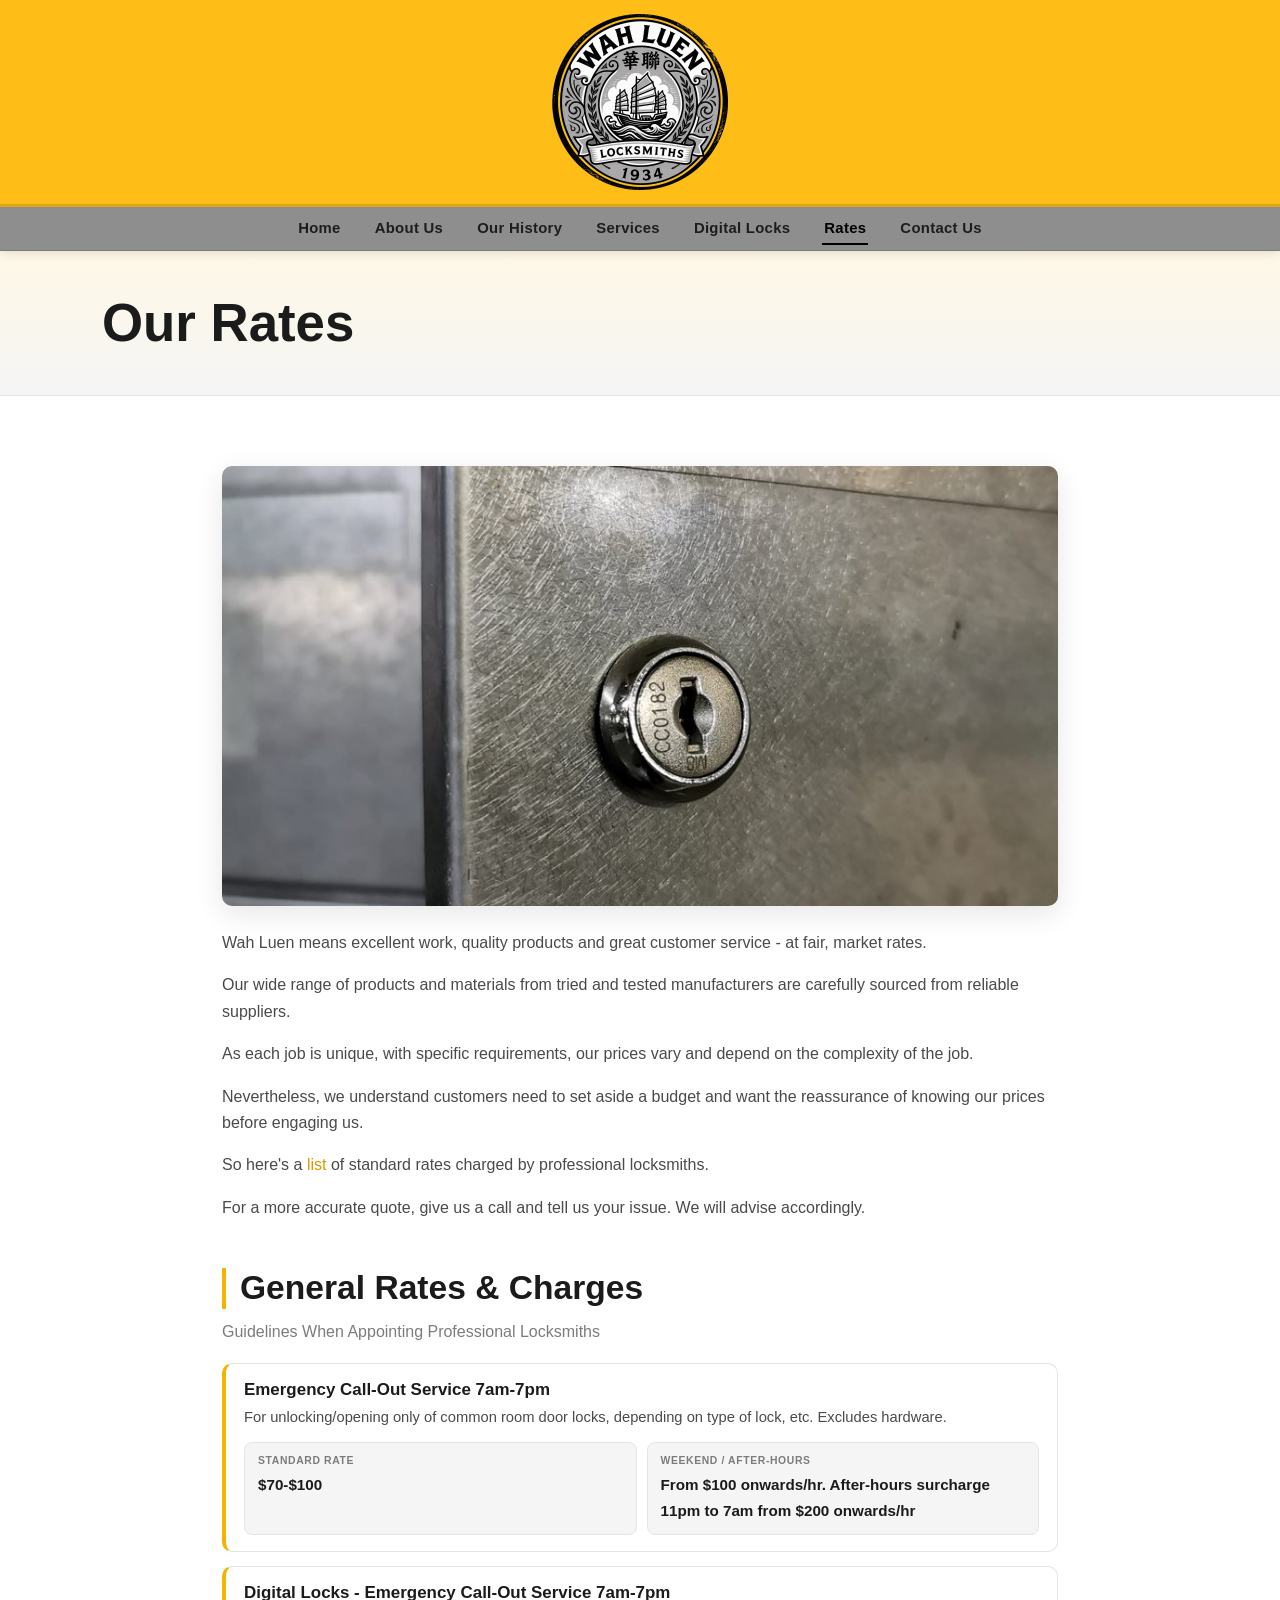
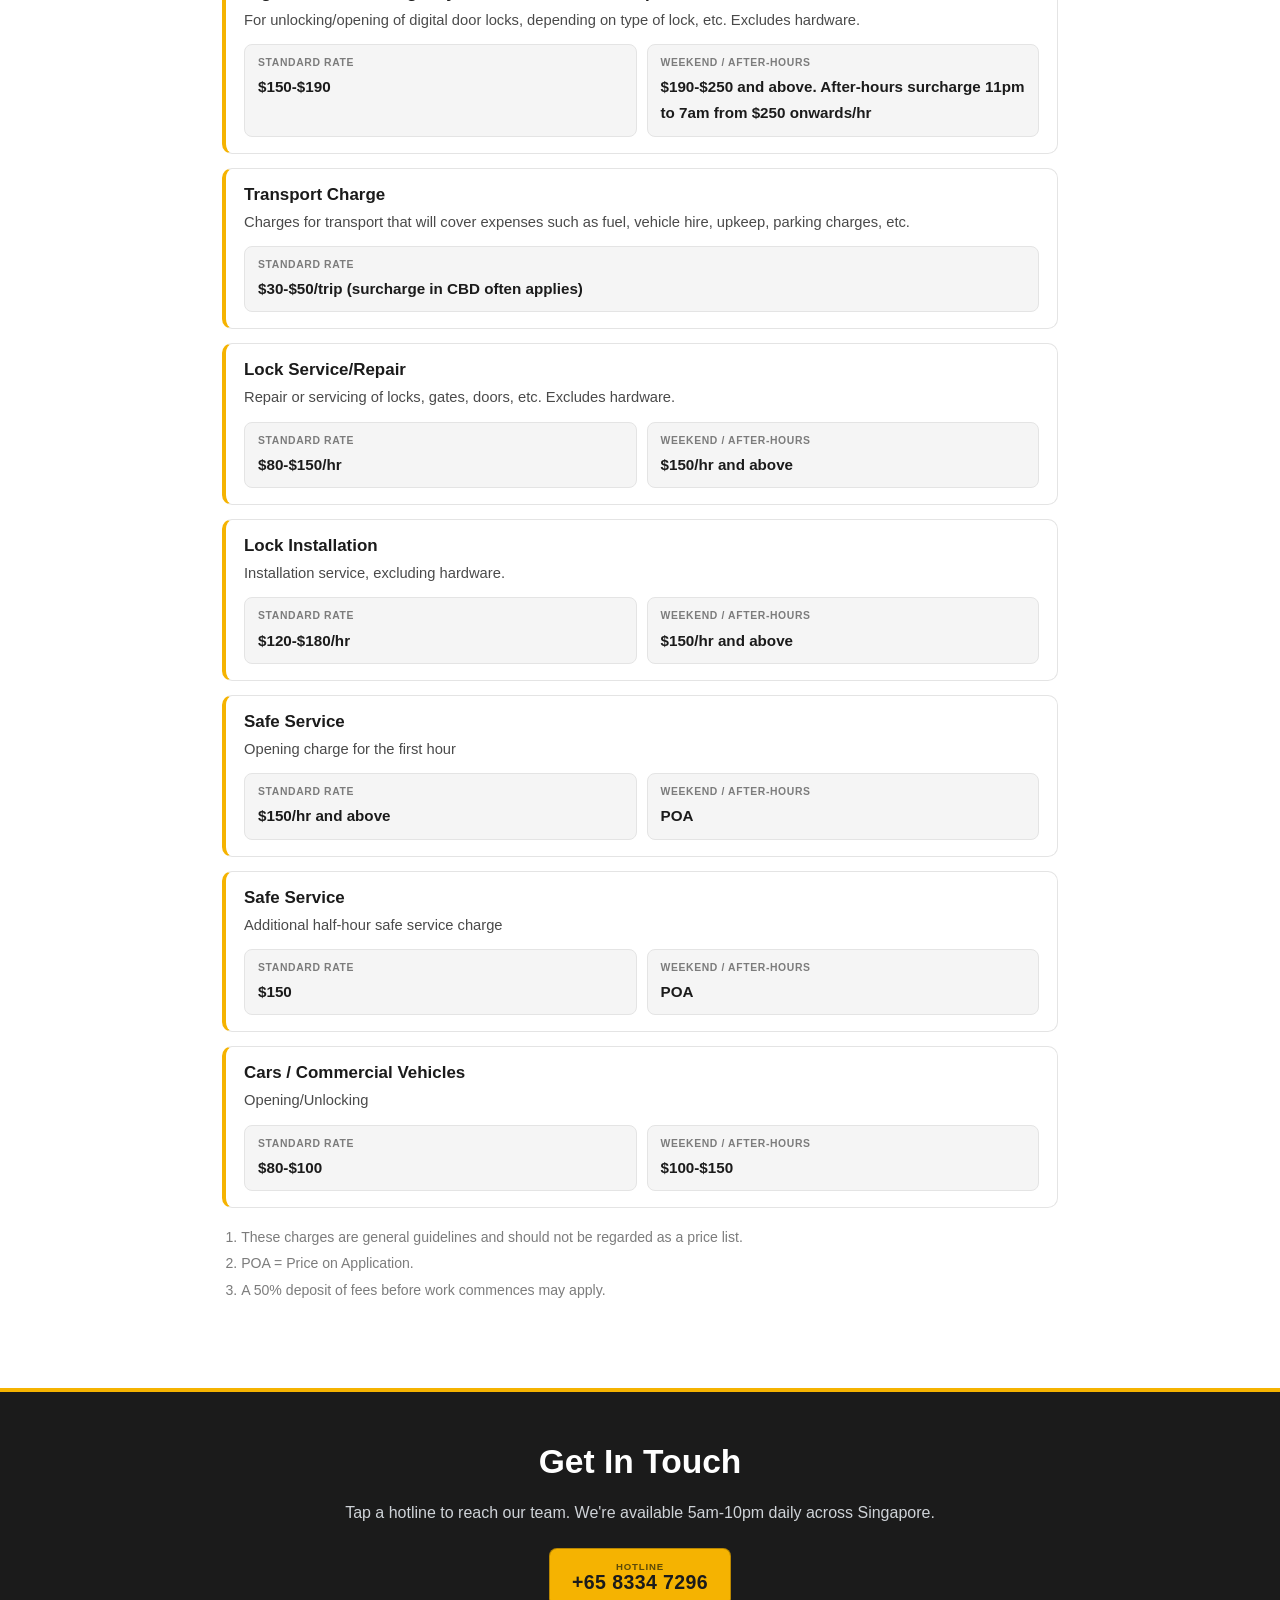
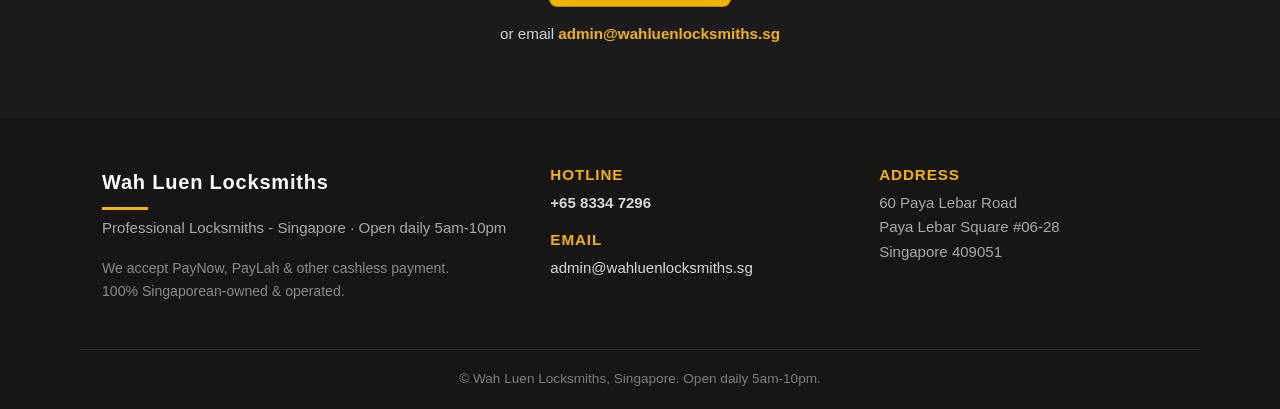
<file: rates/index.html>
<!doctype html>
<html lang="en-SG">
<head>
<meta charset="utf-8">
<meta name="viewport" content="width=device-width, initial-scale=1">
<title>Our Rates - Wah Luen Locksmiths</title>
<link rel="canonical" href="https://wahluenlocksmiths.sg/rates/">
<link rel="icon" type="image/svg+xml" href="/assets/favicon.svg">
<meta name="description" content="General rates and charges for Wah Luen Locksmiths, Singapore. Fair market pricing, quoted and agreed before we start, with no hidden charges.">
<link rel="stylesheet" href="/assets/css/style.css?v=5d50723c">
<!-- Recovered from Wayback Machine snapshot 2025-03-20. Text verbatim; styling rebuilt to match the original site (per owner-supplied photo). Original theme CSS/images were not archived. -->
</head>
<body>
<a class="skip" href="#main">Skip to content</a>
<header class="site-header">
  <div class="brandband">
    <div class="wrap brandrow">
      <a class="logo" href="/" aria-label="Wah Luen Locksmiths home"><img class="logo-img" src="/assets/wahluen-logo.png?v=99984bb8" alt="Wah Luen Locksmiths" onerror="this.style.display='none';this.nextElementSibling.style.display='flex';"><span class="logo-fallback" style="display:none"><svg class="emblem" viewBox="0 0 100 116" xmlns="http://www.w3.org/2000/svg" aria-hidden="true"><path fill="#1b1b1b" d="M14 22 C14 13 21 8 30 8 C38 8 43 13 50 26 C57 13 62 8 70 8 C79 8 86 13 86 22 L86 50 C86 80 70 99 50 110 C30 99 14 80 14 50 Z"/><circle cx="50" cy="54" r="13" fill="#ffffff"/><path fill="#ffffff" d="M41 62 H59 L63 90 H37 Z"/></svg><span class="wordmark"><b>WAH LUEN</b><i>LOCKSMITHS</i></span></span></a>
    </div>
  </div>
  <nav class="navband">
    <div class="wrap navwrap">
      <button class="navtoggle" aria-label="Menu" onclick="document.body.classList.toggle('nav-open')">&#9776;</button>
      <div class="navlinks"><a href="/">Home</a>
<a href="/about/">About Us</a>
<a href="/our-history/">Our History</a>
<a href="/services/">Services</a>
<a href="/digital-locks/">Digital Locks</a>
<a href="/rates/" class="active">Rates</a>
<a href="/contact/">Contact Us</a></div>
    </div>
  </nav>
</header>

<main id="main">
<header class="page-head"><div class="wrap"><h1>Our Rates</h1></div></header>
  <div class="wrap content">
<figure class="photo"><img src="/assets/letterbox.jpg" alt="Lock serviced by Wah Luen Locksmiths" loading="lazy"></figure>
<p>Wah Luen means excellent work, quality products and great customer service - at fair, market rates.</p>
<p>Our wide range of products and materials from tried and tested manufacturers are carefully sourced from reliable suppliers.</p>
<p>As each job is unique, with specific requirements, our prices vary and depend on the complexity of the job.</p>
<p>Nevertheless, we understand customers need to set aside a budget and want the reassurance of knowing our prices before engaging us.</p>
<p>So here's a <a href="/">list</a> of standard rates charged by professional locksmiths.</p>
<p>For a more accurate quote, give us a call and tell us your issue. We will advise accordingly.</p><div class="rates-wrap"><h2>General Rates &amp; Charges</h2><p class="rates-sub">Guidelines When Appointing Professional Locksmiths</p><div class="rates-list"><div class="rate-card"><h3>Emergency Call-Out Service 7am-7pm</h3><p class="rate-desc">For unlocking/opening only of common room door locks, depending on type of lock, etc. Excludes hardware.</p><div class="rate-figs"><div class="rate-fig"><span class="rl">Standard rate</span><span class="rv">$70-$100</span></div><div class="rate-fig"><span class="rl">Weekend / after-hours</span><span class="rv">From $100 onwards/hr. After-hours surcharge 11pm to 7am from $200 onwards/hr</span></div></div></div><div class="rate-card"><h3>Digital Locks - Emergency Call-Out Service 7am-7pm</h3><p class="rate-desc">For unlocking/opening of digital door locks, depending on type of lock, etc. Excludes hardware.</p><div class="rate-figs"><div class="rate-fig"><span class="rl">Standard rate</span><span class="rv">$150-$190</span></div><div class="rate-fig"><span class="rl">Weekend / after-hours</span><span class="rv">$190-$250 and above. After-hours surcharge 11pm to 7am from $250 onwards/hr</span></div></div></div><div class="rate-card"><h3>Transport Charge</h3><p class="rate-desc">Charges for transport that will cover expenses such as fuel, vehicle hire, upkeep, parking charges, etc.</p><div class="rate-figs single"><div class="rate-fig"><span class="rl">Standard rate</span><span class="rv">$30-$50/trip (surcharge in CBD often applies)</span></div></div></div><div class="rate-card"><h3>Lock Service/Repair</h3><p class="rate-desc">Repair or servicing of locks, gates, doors, etc. Excludes hardware.</p><div class="rate-figs"><div class="rate-fig"><span class="rl">Standard rate</span><span class="rv">$80-$150/hr</span></div><div class="rate-fig"><span class="rl">Weekend / after-hours</span><span class="rv">$150/hr and above</span></div></div></div><div class="rate-card"><h3>Lock Installation</h3><p class="rate-desc">Installation service, excluding hardware.</p><div class="rate-figs"><div class="rate-fig"><span class="rl">Standard rate</span><span class="rv">$120-$180/hr</span></div><div class="rate-fig"><span class="rl">Weekend / after-hours</span><span class="rv">$150/hr and above</span></div></div></div><div class="rate-card"><h3>Safe Service</h3><p class="rate-desc">Opening charge for the first hour</p><div class="rate-figs"><div class="rate-fig"><span class="rl">Standard rate</span><span class="rv">$150/hr and above</span></div><div class="rate-fig"><span class="rl">Weekend / after-hours</span><span class="rv">POA</span></div></div></div><div class="rate-card"><h3>Safe Service</h3><p class="rate-desc">Additional half-hour safe service charge</p><div class="rate-figs"><div class="rate-fig"><span class="rl">Standard rate</span><span class="rv">$150</span></div><div class="rate-fig"><span class="rl">Weekend / after-hours</span><span class="rv">POA</span></div></div></div><div class="rate-card"><h3>Cars / Commercial Vehicles</h3><p class="rate-desc">Opening/Unlocking</p><div class="rate-figs"><div class="rate-fig"><span class="rl">Standard rate</span><span class="rv">$80-$100</span></div><div class="rate-fig"><span class="rl">Weekend / after-hours</span><span class="rv">$100-$150</span></div></div></div></div><ol class="rates-notes"><li>These charges are general guidelines and should not be regarded as a price list.</li><li>POA = Price on Application.</li><li>A 50% deposit of fees before work commences may apply.</li></ol></div>
  </div>
  <section class="cta-band">
    <div class="wrap">
      <h2>Get In Touch</h2>
      <p>Tap a hotline to reach our team. We're available 5am-10pm daily across Singapore.</p>
      <div class="cta-btns"><a class="btn-call big" href="tel:+6583347296"><span class="reg">Hotline</span><span class="num">+65 8334 7296</span></a></div>
      <p class="cta-mail">or email <a href="mailto:admin@wahluenlocksmiths.sg">admin@wahluenlocksmiths.sg</a></p>
    </div>
  </section>
</main>

<footer class="site-footer">
  <div class="wrap foot-grid">
    <div>
      <div class="foot-brand">Wah Luen Locksmiths</div>
      <p>Professional Locksmiths - Singapore &middot; Open daily 5am-10pm</p>
      <p class="pay">We accept PayNow, PayLah &amp; other cashless payment.<br>100% Singaporean-owned &amp; operated.</p>
    </div>
    <div>
      <h4>Hotline</h4>
      <p><a class="foot-call" href="tel:+6583347296">+65 8334 7296</a></p>
      <h4>Email</h4>
      <p><a href="mailto:admin@wahluenlocksmiths.sg">admin@wahluenlocksmiths.sg</a></p>
    </div>
    <div>
      <h4>Address</h4><p>60 Paya Lebar Road<br>Paya Lebar Square #06-28<br>Singapore 409051</p>
    </div>
  </div>
  <div class="wrap foot-bottom">&copy; Wah Luen Locksmiths, Singapore. Open daily 5am-10pm.</div>
</footer>
</body>
</html>
</file>
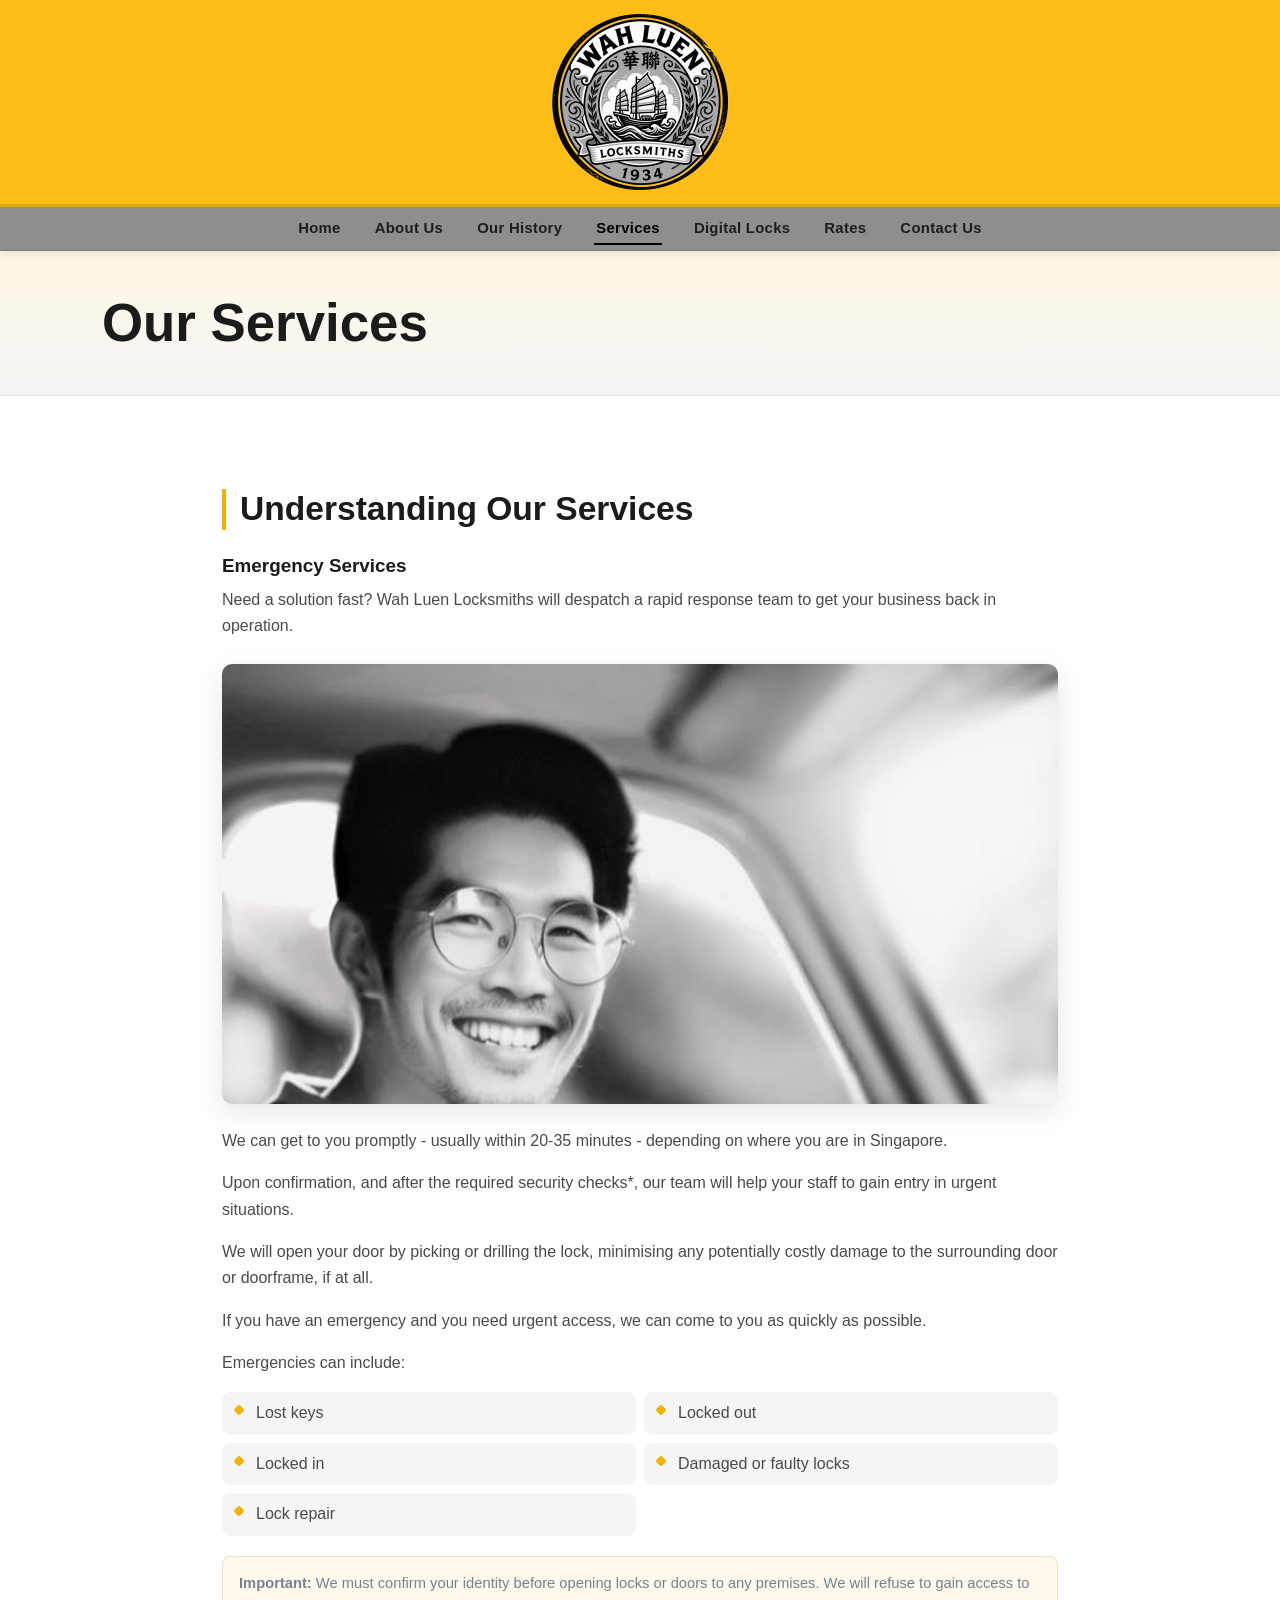
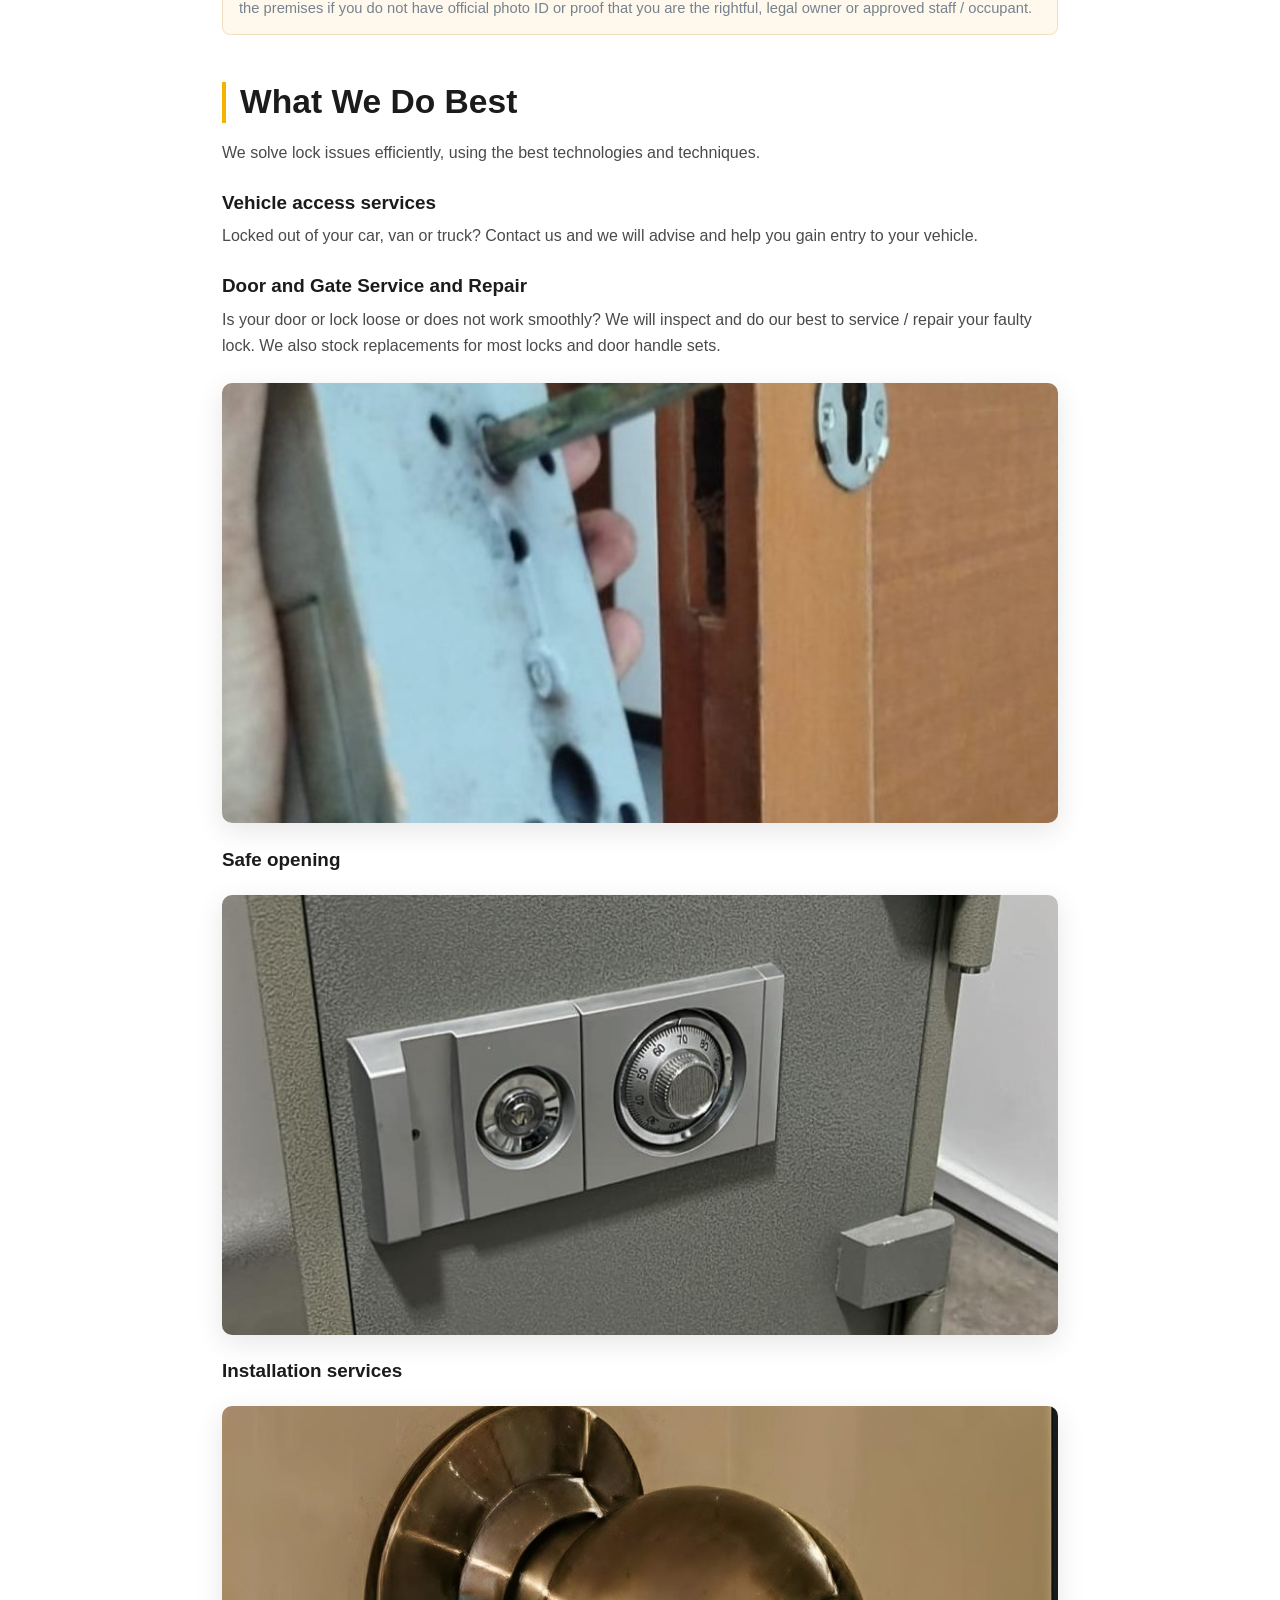
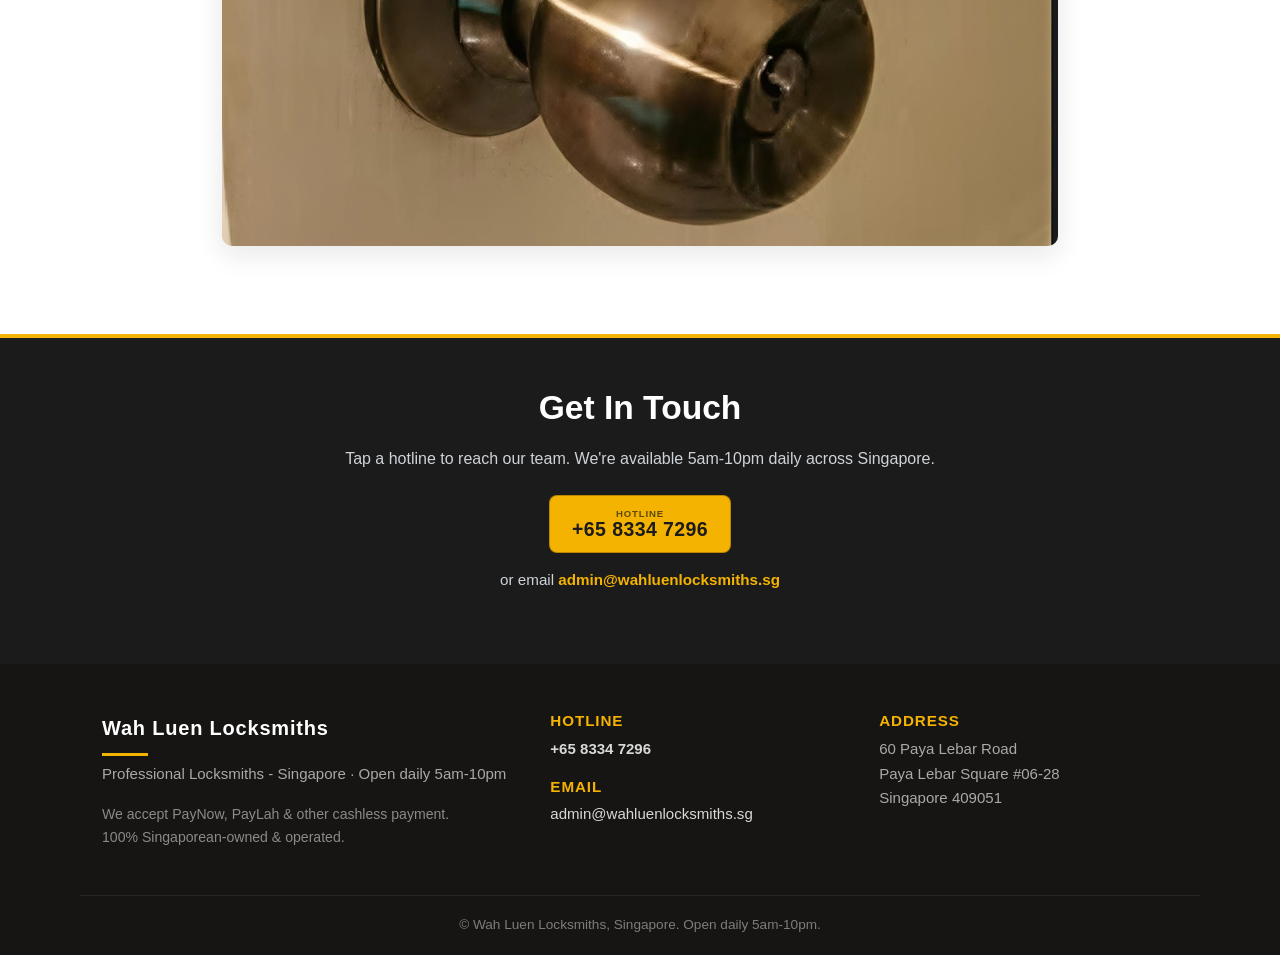
<file: services/index.html>
<!doctype html>
<html lang="en-SG">
<head>
<meta charset="utf-8">
<meta name="viewport" content="width=device-width, initial-scale=1">
<title>Our Services - Wah Luen Locksmiths</title>
<link rel="canonical" href="https://wahluenlocksmiths.sg/services/">
<link rel="icon" type="image/svg+xml" href="/assets/favicon.svg">
<meta name="description" content="Lock-out entry, lock repair and replacement, safe opening and master key systems from Wah Luen Locksmiths, Singapore. Available 5am-10pm daily.">
<link rel="stylesheet" href="/assets/css/style.css?v=5d50723c">
<!-- Recovered from Wayback Machine snapshot 2025-03-20. Text verbatim; styling rebuilt to match the original site (per owner-supplied photo). Original theme CSS/images were not archived. -->
</head>
<body>
<a class="skip" href="#main">Skip to content</a>
<header class="site-header">
  <div class="brandband">
    <div class="wrap brandrow">
      <a class="logo" href="/" aria-label="Wah Luen Locksmiths home"><img class="logo-img" src="/assets/wahluen-logo.png?v=99984bb8" alt="Wah Luen Locksmiths" onerror="this.style.display='none';this.nextElementSibling.style.display='flex';"><span class="logo-fallback" style="display:none"><svg class="emblem" viewBox="0 0 100 116" xmlns="http://www.w3.org/2000/svg" aria-hidden="true"><path fill="#1b1b1b" d="M14 22 C14 13 21 8 30 8 C38 8 43 13 50 26 C57 13 62 8 70 8 C79 8 86 13 86 22 L86 50 C86 80 70 99 50 110 C30 99 14 80 14 50 Z"/><circle cx="50" cy="54" r="13" fill="#ffffff"/><path fill="#ffffff" d="M41 62 H59 L63 90 H37 Z"/></svg><span class="wordmark"><b>WAH LUEN</b><i>LOCKSMITHS</i></span></span></a>
    </div>
  </div>
  <nav class="navband">
    <div class="wrap navwrap">
      <button class="navtoggle" aria-label="Menu" onclick="document.body.classList.toggle('nav-open')">&#9776;</button>
      <div class="navlinks"><a href="/">Home</a>
<a href="/about/">About Us</a>
<a href="/our-history/">Our History</a>
<a href="/services/" class="active">Services</a>
<a href="/digital-locks/">Digital Locks</a>
<a href="/rates/">Rates</a>
<a href="/contact/">Contact Us</a></div>
    </div>
  </nav>
</header>

<main id="main">
<header class="page-head"><div class="wrap"><h1>Our Services</h1></div></header>
  <div class="wrap content">

<h2>Understanding Our Services</h2>
<h3>Emergency Services</h3>
<p>Need a solution fast? Wah Luen Locksmiths will despatch a rapid response team to get your business back in operation.</p>
<figure class="photo"><img src="/assets/man-car.jpg" alt="Rapid response across Singapore" loading="lazy"></figure>
<p>We can get to you promptly - usually within 20-35 minutes - depending on where you are in Singapore.</p>
<p>Upon confirmation, and after the required security checks*, our team will help your staff to gain entry in urgent situations.</p>
<p>We will open your door by picking or drilling the lock, minimising any potentially costly damage to the surrounding door or doorframe, if at all.</p>
<p>If you have an emergency and you need urgent access, we can come to you as quickly as possible.</p>
<p>Emergencies can include:</p>
<ul><li>Lost keys</li><li>Locked out</li><li>Locked in</li><li>Damaged or faulty locks</li><li>Lock repair</li></ul>
<p class="note"><strong>Important:</strong> We must confirm your identity before opening locks or doors to any premises. We will refuse to gain access to the premises if you do not have official photo ID or proof that you are the rightful, legal owner or approved staff / occupant.</p>

<h2>What We Do Best</h2>
<p>We solve lock issues efficiently, using the best technologies and techniques.</p>
<h3>Vehicle access services</h3>
<p>Locked out of your car, van or truck? Contact us and we will advise and help you gain entry to your vehicle.</p>
<h3>Door and Gate Service and Repair</h3>
<p>Is your door or lock loose or does not work smoothly? We will inspect and do our best to service / repair your faulty lock. We also stock replacements for most locks and door handle sets.</p>
<figure class="photo"><img src="/assets/door-mechanism.jpg" alt="Door and lock repair" loading="lazy"></figure>
<h3>Safe opening</h3>
<figure class="photo"><img src="/assets/safe.jpg" alt="Safe opening" loading="lazy"></figure>
<h3>Installation services</h3>
<figure class="photo"><img src="/assets/brass-knob.jpg" alt="New lock installation" loading="lazy"></figure>

  </div>
  <section class="cta-band">
    <div class="wrap">
      <h2>Get In Touch</h2>
      <p>Tap a hotline to reach our team. We're available 5am-10pm daily across Singapore.</p>
      <div class="cta-btns"><a class="btn-call big" href="tel:+6583347296"><span class="reg">Hotline</span><span class="num">+65 8334 7296</span></a></div>
      <p class="cta-mail">or email <a href="mailto:admin@wahluenlocksmiths.sg">admin@wahluenlocksmiths.sg</a></p>
    </div>
  </section>
</main>

<footer class="site-footer">
  <div class="wrap foot-grid">
    <div>
      <div class="foot-brand">Wah Luen Locksmiths</div>
      <p>Professional Locksmiths - Singapore &middot; Open daily 5am-10pm</p>
      <p class="pay">We accept PayNow, PayLah &amp; other cashless payment.<br>100% Singaporean-owned &amp; operated.</p>
    </div>
    <div>
      <h4>Hotline</h4>
      <p><a class="foot-call" href="tel:+6583347296">+65 8334 7296</a></p>
      <h4>Email</h4>
      <p><a href="mailto:admin@wahluenlocksmiths.sg">admin@wahluenlocksmiths.sg</a></p>
    </div>
    <div>
      <h4>Address</h4><p>60 Paya Lebar Road<br>Paya Lebar Square #06-28<br>Singapore 409051</p>
    </div>
  </div>
  <div class="wrap foot-bottom">&copy; Wah Luen Locksmiths, Singapore. Open daily 5am-10pm.</div>
</footer>
</body>
</html>
</file>
<file: assets/css/style.css>
/* Wah Luen Locksmiths - styling rebuilt to match the original site (owner-supplied photo):
   yellow header band, dark navigation bar, light body. Original theme CSS was not
   archived; all page TEXT is verbatim from the Wayback Machine. */

:root{
  --gold:#f5b301; --gold-2:#ffc01e; --gold-d:#d99a00;
  --ink:#1b1b1b; --nav:#211f1c; --nav-2:#2c2926;
  --body:#ffffff; --soft:#f5f5f5; --soft-2:#ededed;
  --text:#4a4a4a; --head:#1b1b1b; --muted:#7c7c7c; --line:#e4e4e4;
  --maxw:1120px; --r:10px; --shadow:0 8px 28px rgba(20,24,33,.10);
}
*{box-sizing:border-box}
html{scroll-behavior:smooth;overflow-x:clip;-webkit-text-size-adjust:100%}
body{margin:0;font-family:"Helvetica Neue",Helvetica,-apple-system,"Segoe UI",Roboto,Arial,sans-serif;
  font-size:16px;color:var(--text);line-height:1.65;background:var(--body);-webkit-font-smoothing:antialiased;
  -webkit-tap-highlight-color:rgba(245,179,1,.25)}
img{max-width:100%}
.wrap{max-width:var(--maxw);margin:0 auto;padding:0 22px}
h1,h2,h3,h4{font-family:"Helvetica Neue",Helvetica,-apple-system,"Segoe UI",Roboto,Arial,sans-serif;color:var(--head);line-height:1.22;margin:0 0 .5em}
h1{font-size:clamp(2.1rem,4.6vw,3.3rem);font-weight:700;letter-spacing:0}
h2{font-size:clamp(1.45rem,2.7vw,2.1rem);font-weight:700;margin-top:1.4em}
h3{font-size:1.18rem;font-weight:700;margin-top:1.3em;color:var(--ink)}
p{margin:0 0 1rem}
a{color:var(--gold-d);text-decoration:none}
a:hover{text-decoration:underline}
code{background:var(--soft-2);padding:.1em .4em;border-radius:4px;font-size:.86em;color:#9a3b2e;word-break:break-all;overflow-wrap:anywhere}
.skip{position:absolute;left:-999px}.skip:focus{left:8px;top:8px;background:#fff;padding:8px;z-index:99}

/* ===== header: yellow brand band + dark nav band ===== */
.site-header{position:sticky;top:0;z-index:60;box-shadow:0 2px 10px rgba(20,24,33,.12)}
.brandband{background:#febd17;border-bottom:3px solid rgba(0,0,0,.12)}
.brandrow{display:flex;align-items:center;justify-content:center;position:relative;min-height:204px}
.logo{display:flex;align-items:center;gap:13px;text-decoration:none}
.logo:hover{text-decoration:none}
.logo-img{height:176px;width:auto;display:block}
.logo-fallback{align-items:center;gap:13px}
.emblem{height:54px;width:auto;display:block;filter:drop-shadow(0 1px 1px rgba(0,0,0,.15))}
.wordmark{display:flex;flex-direction:column;line-height:.92}
/* "WAH LUEN" is two words and ~17% wider than "UNION" was at the old 1.9rem,
   which pushed it past LOCKSMITHS and broke the stacked lockup. 1.6rem brings
   the two lines back to matching width; nowrap stops it splitting on narrow
   viewports, where a wrapped "WAH / LUEN" would collide with the emblem. */
.wordmark b{font-family:inherit;font-weight:900;font-size:1.6rem;letter-spacing:.02em;color:var(--ink);white-space:nowrap}
.wordmark i{font-style:normal;font-weight:700;font-size:.72rem;letter-spacing:.46em;color:var(--ink);padding-left:.1em;margin-top:2px}
.head-call{display:flex;gap:9px;margin-left:auto}
.navtoggle{display:none;background:none;border:0;color:#111;font-size:1.7rem;cursor:pointer;line-height:1}

.navband{background:#8e8e8e;border-bottom:1px solid #7d7d7d}
.navwrap{display:flex;flex-wrap:wrap;align-items:center}
.navlinks{display:flex;flex-wrap:wrap;justify-content:center;gap:2px;flex:1}
.navband a{color:#1d1d1d;padding:9px 16px;font-weight:700;font-size:.93rem;letter-spacing:.02em;position:relative}
.navband a:hover{color:#000;text-decoration:none;background:rgba(255,255,255,.16)}
.navband a.active{color:#000}
.navband a.active::after{content:"";position:absolute;left:14px;right:14px;bottom:5px;height:2px;background:#000}

/* ===== buttons ===== */
.btn-call{display:inline-flex;flex-direction:column;line-height:1.05;background:var(--ink);color:#fff;
  padding:9px 15px;border-radius:8px;font-weight:700;text-align:center;border:1px solid rgba(0,0,0,.2)}
.btn-call:hover{background:#000;color:#fff;text-decoration:none}
.btn-call .reg{font-size:.6rem;text-transform:uppercase;letter-spacing:.09em;font-weight:700;color:var(--gold)}
.btn-call .num{font-size:1.02rem;letter-spacing:.02em}
.btn-call.big{padding:13px 22px}.btn-call.big .num{font-size:1.22rem}
.btn-ghost{display:inline-flex;align-items:center;border:2px solid var(--ink);color:var(--ink);
  padding:12px 22px;border-radius:8px;font-weight:700;background:transparent}
.btn-ghost:hover{background:var(--ink);color:var(--gold);text-decoration:none}

/* ===== hero (light) ===== */
.hero{background:radial-gradient(1100px 380px at 50% -60px,#fff8e6 0%,#fff 60%);
  border-bottom:1px solid var(--line);padding:60px 0 56px;text-align:center}
.hero .eyebrow{color:var(--gold-d);font-weight:800;letter-spacing:.16em;text-transform:uppercase;font-size:.76rem;margin-bottom:.5rem}
.hero h1{margin-bottom:.5em}
.hero .lede{max-width:760px;margin:0 auto;font-size:1.12rem;color:#4a4a4a}
.hero .lede p{margin:.35rem 0}
.hero-cta{display:flex;gap:12px;flex-wrap:wrap;justify-content:center;margin-top:26px}


/* ===== page head (inner pages) ===== */
.page-head{background:linear-gradient(180deg,#fff8e6,var(--soft));border-bottom:1px solid var(--line);padding:40px 0}
.page-head h1{margin:0}

/* ===== content ===== */
.content{padding:46px 22px 10px;max-width:880px}
.content h2{border-left:4px solid var(--gold);padding-left:14px}
.content ul{padding-left:0;list-style:none;display:grid;gap:8px;margin:0 0 1.3rem;
  grid-template-columns:repeat(auto-fit,minmax(min(100%,300px),1fr))}
.content ul li{position:relative;padding:8px 8px 8px 34px;background:var(--soft);border-radius:8px}
.content ul li::before{content:"";position:absolute;left:13px;top:14px;width:8px;height:8px;border-radius:2px;
  background:var(--gold);transform:rotate(45deg)}
.content a.tel{font-weight:700;white-space:nowrap}

/* real photos */
.photo{margin:1.5rem 0;border-radius:var(--r);overflow:hidden;box-shadow:var(--shadow)}
.photo img{display:block;width:100%;height:auto;aspect-ratio:3/2;object-fit:cover;object-position:center;max-height:440px}
.photo.portrait{max-width:330px;margin:1.5rem auto}
.photo.portrait img{aspect-ratio:auto;max-height:none}
.fineprint{font-size:.86rem;color:var(--muted);font-style:italic}
/* caption strip under a photo, sits inside the figure's rounded card */
.photo figcaption{padding:10px 14px;text-wrap:balance;background:var(--soft);border-top:1px solid var(--line);
  font-size:.84rem;line-height:1.45;color:var(--muted);text-align:center}
/* opening paragraph of a prose page, set slightly larger to lead the eye in */
.content .lead{font-size:1.09rem;color:#3f3f3f}
/* closing line of a prose page */
.content .closer{font-weight:700;color:var(--ink)}
.foot-call{color:var(--gold);font-weight:700}

/* recovered-photo placeholders (kept for any image without a curated replacement) */
.rfig{margin:1.4rem 0;border:1px dashed var(--line);border-radius:var(--r);overflow:hidden}
.rfig img{display:block;width:100%;height:auto}
.rfig figcaption{display:none}
.rfig.missing{background:repeating-linear-gradient(45deg,#f6f7f9,#f6f7f9 12px,#eef1f6 12px,#eef1f6 24px);border-color:#d9dee7}
.rfig.missing figcaption{display:block;padding:26px 18px;text-align:center;color:#8794a6;font-size:.9rem}

/* rates - card layout (reads well on any width, never scrolls sideways) */
.rates-wrap{margin:1.4rem 0}
.rates-sub{color:var(--muted);margin-top:-.4em}
.rates-list{display:flex;flex-direction:column;gap:14px;margin:1.1rem 0}
.rate-card{border:1px solid var(--line);border-left:4px solid var(--gold);border-radius:var(--r);
  padding:16px 18px;background:#fff}
.rate-card h3{margin:0 0 .25em;margin-top:0;font-size:1.06rem;color:var(--ink)}
.rate-desc{color:var(--text);font-size:.92rem;margin:0 0 12px}
.rate-figs{display:grid;grid-template-columns:1fr 1fr;gap:10px}
.rate-figs.single{grid-template-columns:1fr}
.rate-fig{background:var(--soft);border:1px solid var(--line);border-radius:8px;padding:9px 13px}
.rate-fig .rl{display:block;font-size:.65rem;text-transform:uppercase;letter-spacing:.06em;font-weight:800;color:var(--muted);margin-bottom:3px}
.rate-fig .rv{font-weight:700;color:var(--ink);font-size:.95rem;line-height:1.35}
.rates-notes{color:var(--muted);font-size:.88rem;margin:1rem 0 0;padding-left:1.2rem}
.rates-notes li{margin:.2rem 0}
@media(max-width:560px){.rate-figs{grid-template-columns:1fr}}

/* contact + callouts */
.loc-grid,.cta-btns,.hero-cta{display:flex;gap:18px;flex-wrap:wrap}
.loc-grid{margin:10px 0 6px}
.loc-card{flex:1 1 240px;background:var(--soft);border:1px solid var(--line);border-radius:var(--r);
  border-top:3px solid var(--gold);padding:22px}
.loc-card h3{margin-top:0;color:var(--ink)}
.callout{background:var(--soft);border:1px solid var(--line);border-left:4px solid var(--gold);
  border-radius:var(--r);padding:22px;margin:1.5rem 0}
.callout h3{margin-top:0}
.note{font-size:.92rem;color:#76828f;background:#fff8ec;border:1px solid #f0e0bd;border-radius:8px;padding:14px 16px}

/* CTA band (dark) */
.cta-band{background:var(--ink);color:#eee;margin-top:54px;padding:50px 0;text-align:center;
  border-top:4px solid var(--gold)}
.cta-band h2{color:#fff;margin-top:0}
.cta-band p{color:#cfd3d8;margin-bottom:22px}
.cta-band .cta-btns{justify-content:center}
.cta-band .btn-call{background:var(--gold);color:var(--ink);border-color:rgba(0,0,0,.25)}
.cta-band .btn-call .reg{color:#5c4a08}
.cta-band .btn-call:hover{background:var(--gold-2);color:#000}

/* footer (dark) */
.site-footer{background:#161514;color:#a9a9a6;padding:48px 0 0;font-size:.94rem}
.foot-grid{display:grid;grid-template-columns:1.4fr 1fr 1fr;gap:30px;padding-bottom:30px}
.foot-brand{font-family:inherit;color:#fff;font-weight:900;letter-spacing:.04em;font-size:1.25rem;margin-bottom:6px}
.foot-brand::after{content:"";display:block;width:46px;height:3px;background:var(--gold);margin-top:8px}
.site-footer h4{color:var(--gold);margin:0 0 .4em;font-size:.95rem;text-transform:uppercase;letter-spacing:.06em}
.site-footer a{color:#d8d8d4}
.foot-bottom{border-top:1px solid rgba(255,255,255,.08);padding:18px 22px;text-align:center;font-size:.85rem;color:#7d7d79}
.pay{font-size:.88rem;color:#8a8a86}

/* ===== responsive ===== */
/* tablet */
@media(max-width:1024px){
  .content{padding:40px 20px 8px}
  .page-head{padding:34px 0}
  .cta-band{margin-top:46px;padding:44px 0}
}
/* tablet-portrait and below: collapse the nav to a toggle */
@media(max-width:860px){
  .wrap{padding:0 18px}
  .hero{padding:44px 0 40px}
  .hero h1{font-size:clamp(1.55rem,7.2vw,1.95rem)}
  .hero .lede{font-size:1rem}
  .brandrow{min-height:142px}
  .logo-img{height:118px}
  .navtoggle{display:flex;align-items:center;justify-content:center;margin-left:auto;width:48px;height:44px;font-size:1.85rem}
  .navlinks{display:none;width:100%;flex-direction:column;gap:0;padding:2px 0 8px}
  body.nav-open .navlinks{display:flex}
  .navband a{padding:10px 6px;border-bottom:1px solid rgba(0,0,0,.12);font-size:1rem}
  .navband a.active::after{display:none}
  .foot-grid{grid-template-columns:1fr 1fr;gap:22px 26px}
}
/* phones */
@media(max-width:560px){
  .wrap{padding:0 16px}
  .content{padding:32px 16px 6px}
  .hero{padding:38px 0 34px}
  .page-head{padding:26px 0}
  .cta-band{margin-top:40px;padding:38px 0}
  h2{margin-top:1.2em}
  .foot-grid{grid-template-columns:1fr;gap:20px}
  .loc-card{flex-basis:100%}
  .rate-card,.callout{padding:15px 16px}
}
/* small phones: full-width, easy-tap call-to-actions */
@media(max-width:480px){
  .hero-cta,.cta-band .cta-btns{gap:10px}
  .hero-cta .btn-call,.hero-cta .btn-ghost,.cta-band .btn-call{flex:1 1 100%;width:100%;justify-content:center}
}

/* Traditional Chinese in body copy. The Latin stack above has no CJK
   coverage, so 華聯 would fall back to whatever the OS picks and render
   at a different weight and baseline than the surrounding text. Match
   the platform CJK faces explicitly and nudge the size, since CJK
   glyphs read small at the same pt size as Latin. */
:lang(zh-Hant){font-family:"PingFang TC","Hiragino Sans CNS","Microsoft JhengHei","Noto Sans TC","Noto Sans CJK TC",sans-serif;font-size:1.05em;letter-spacing:.02em}

/* people photos: crop from the top so faces stay in frame */
.photo img[src*="loc-working"],.photo img[src*="loc-portrait"],.photo img[src*="man-car"]{object-position:center top}

/* email link in the dark Get In Touch band */
.cta-mail{margin:14px 0 0;color:#cfd3d8;font-size:.95rem}
.cta-mail a{color:var(--gold);font-weight:700}
</file>
